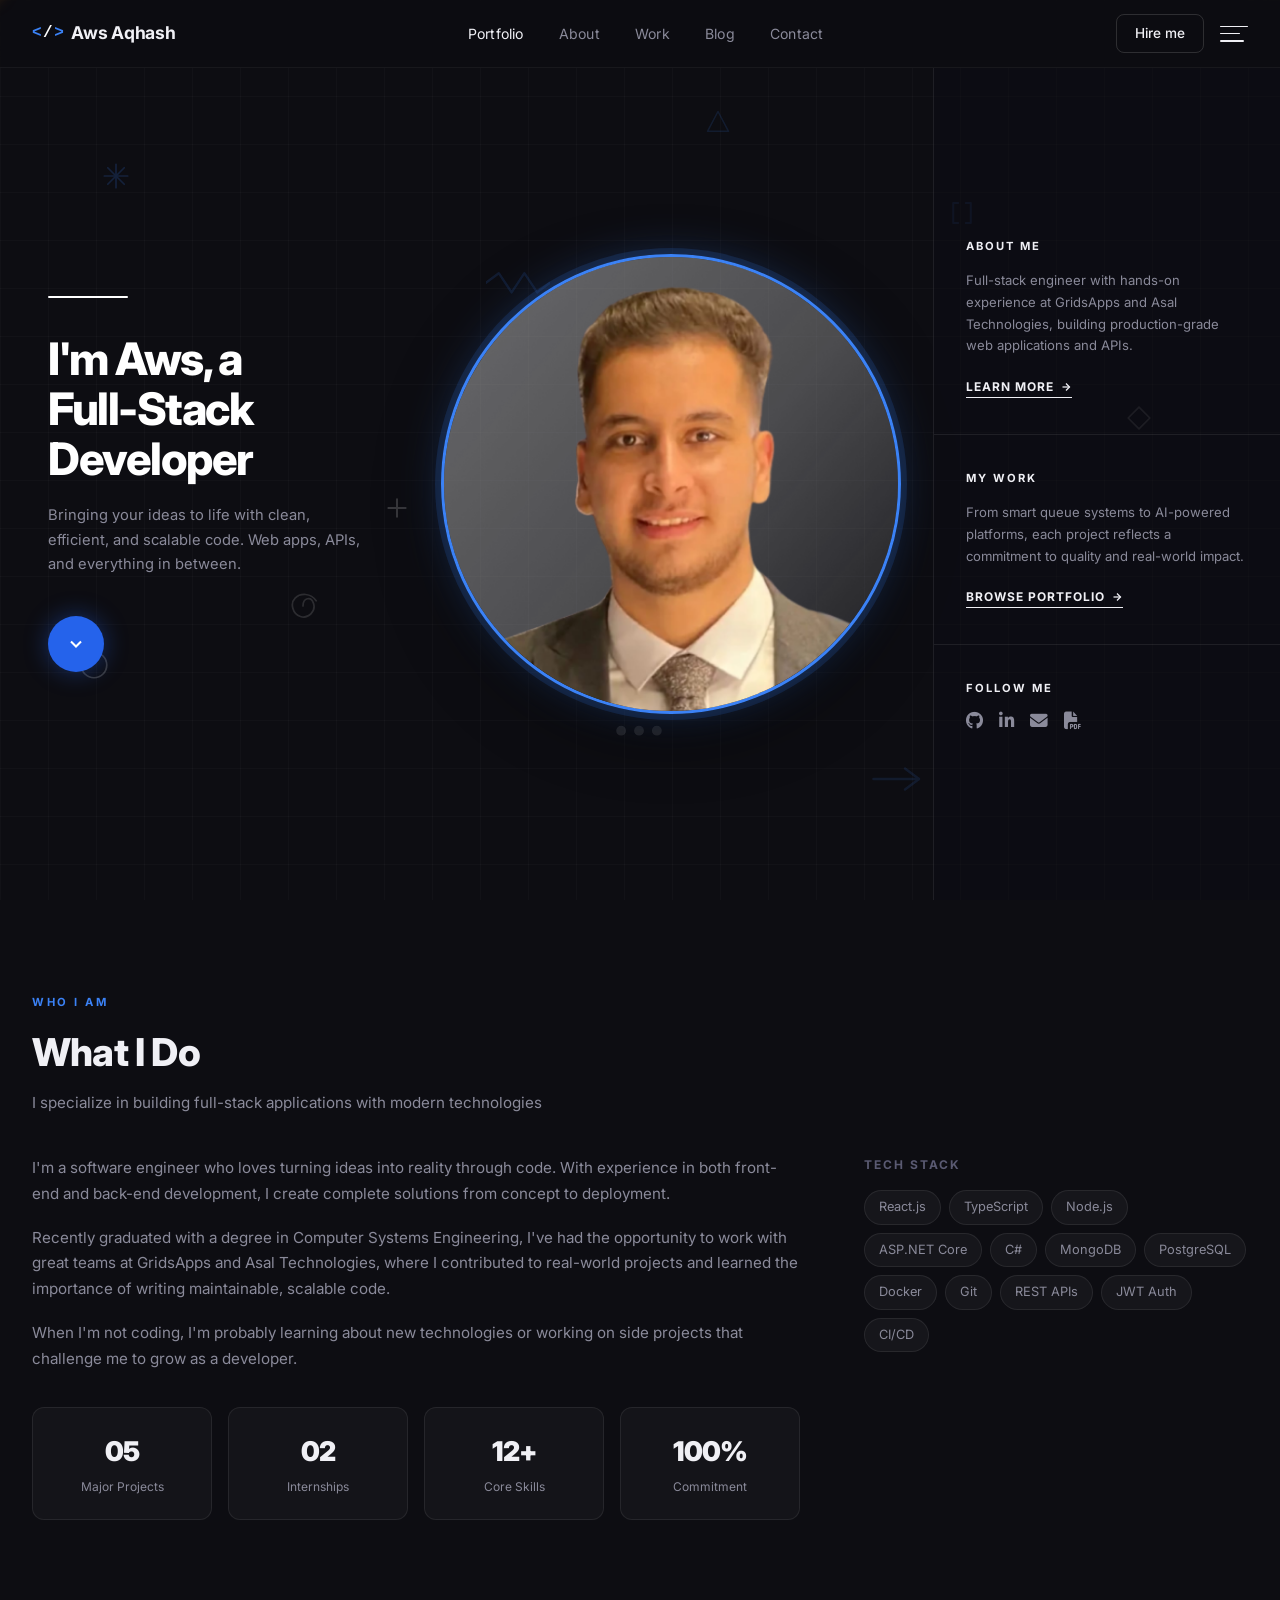
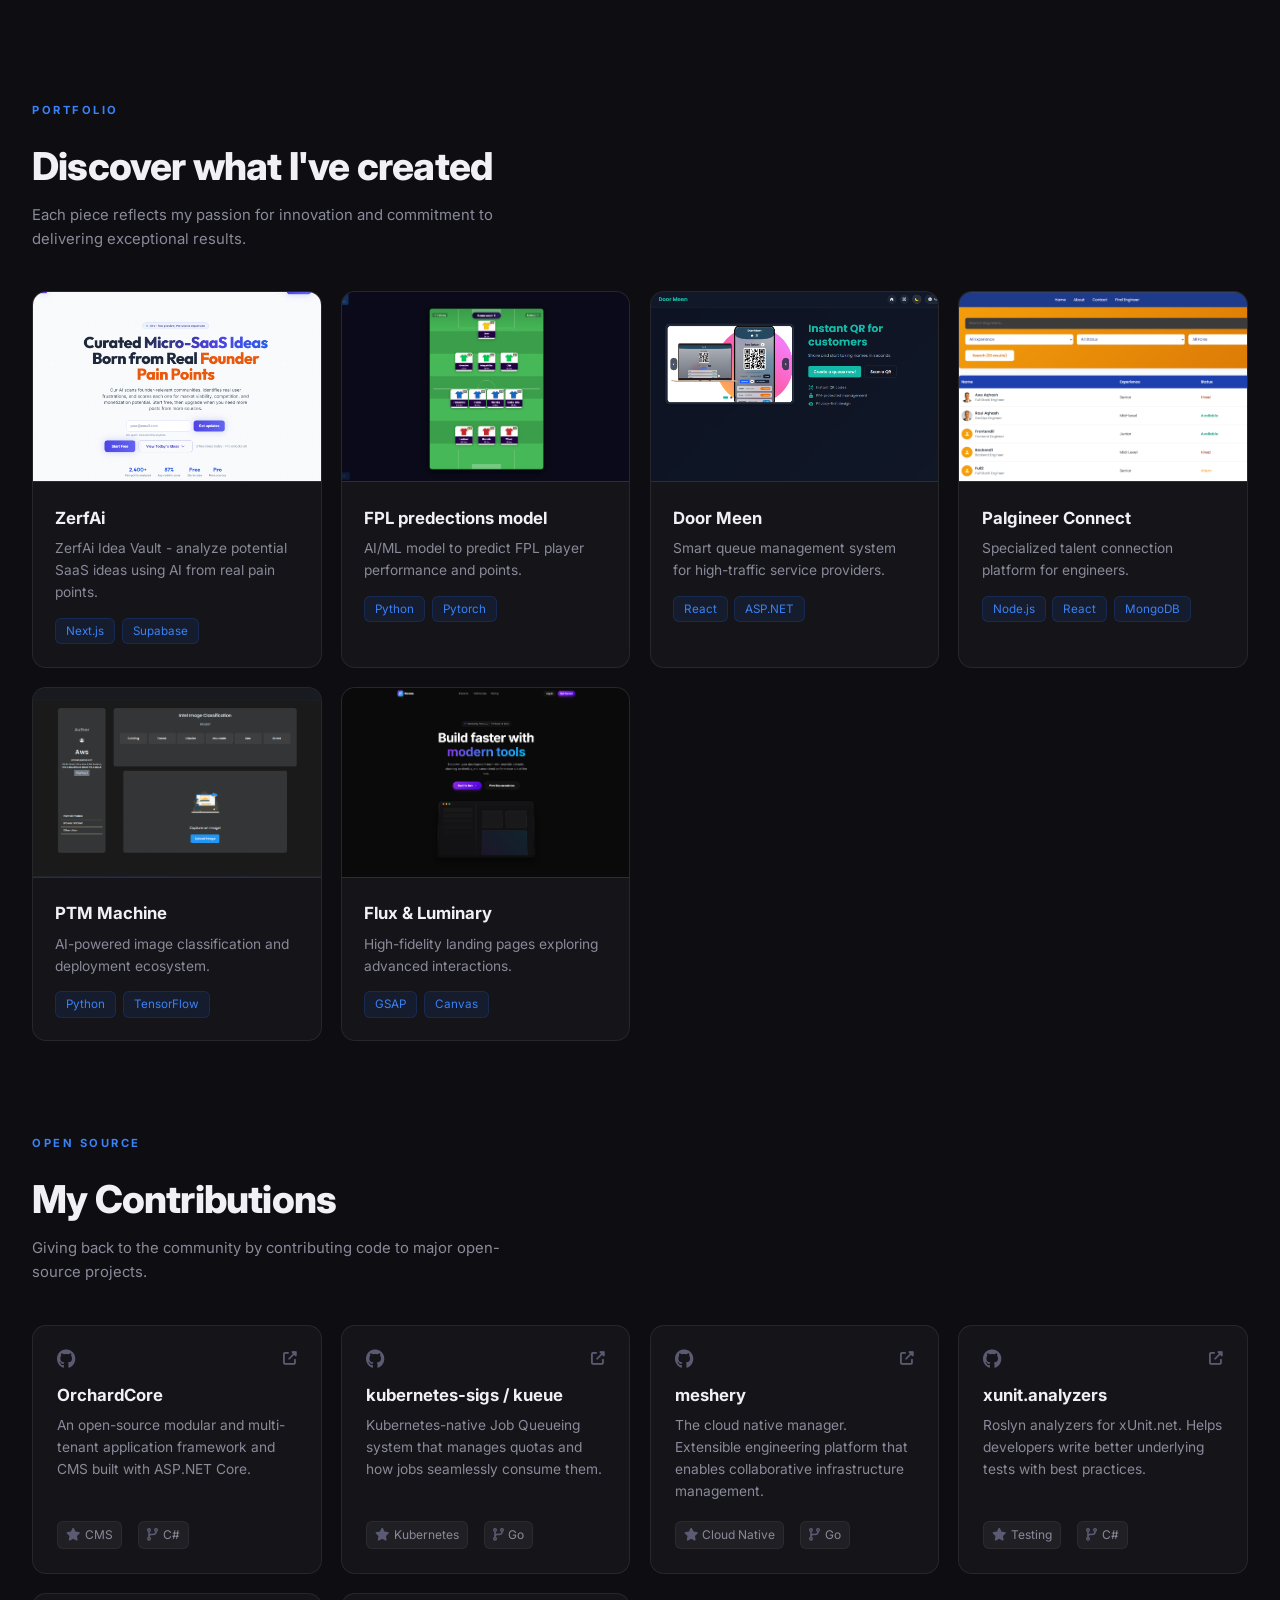
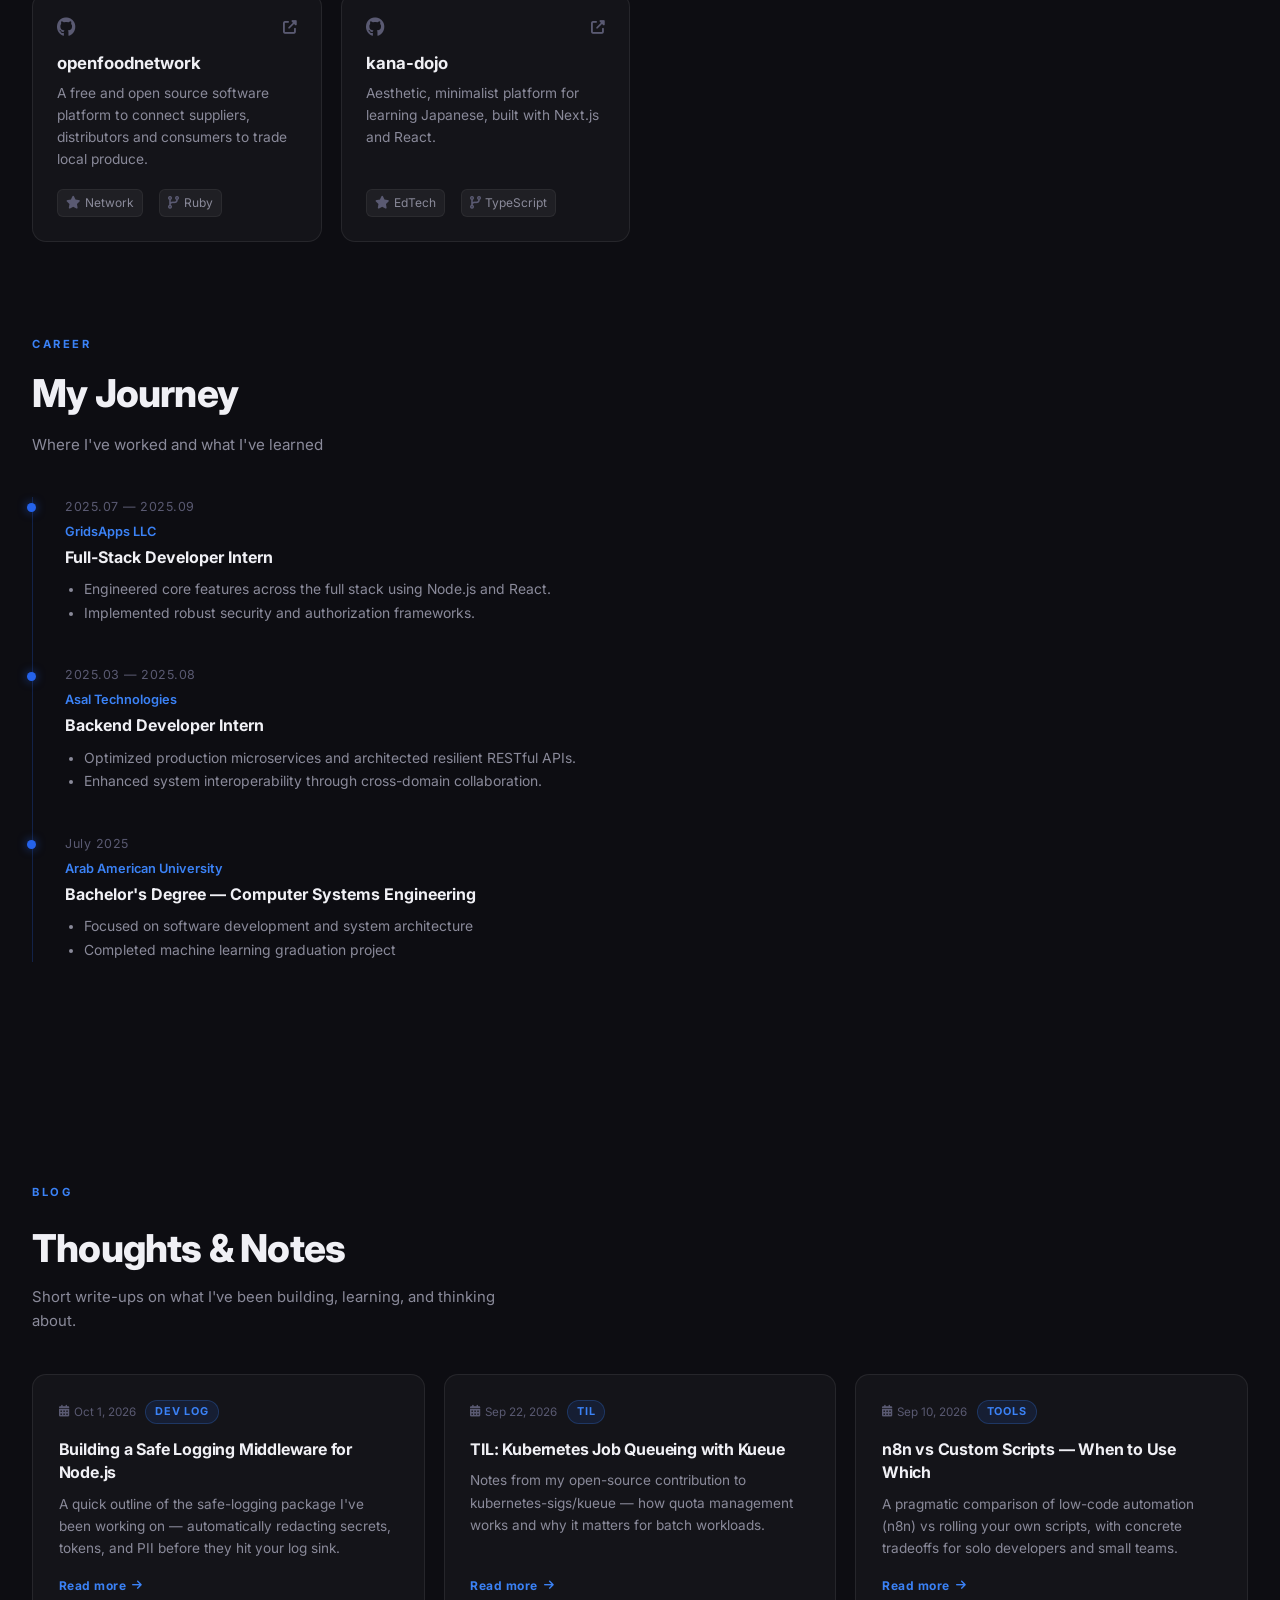
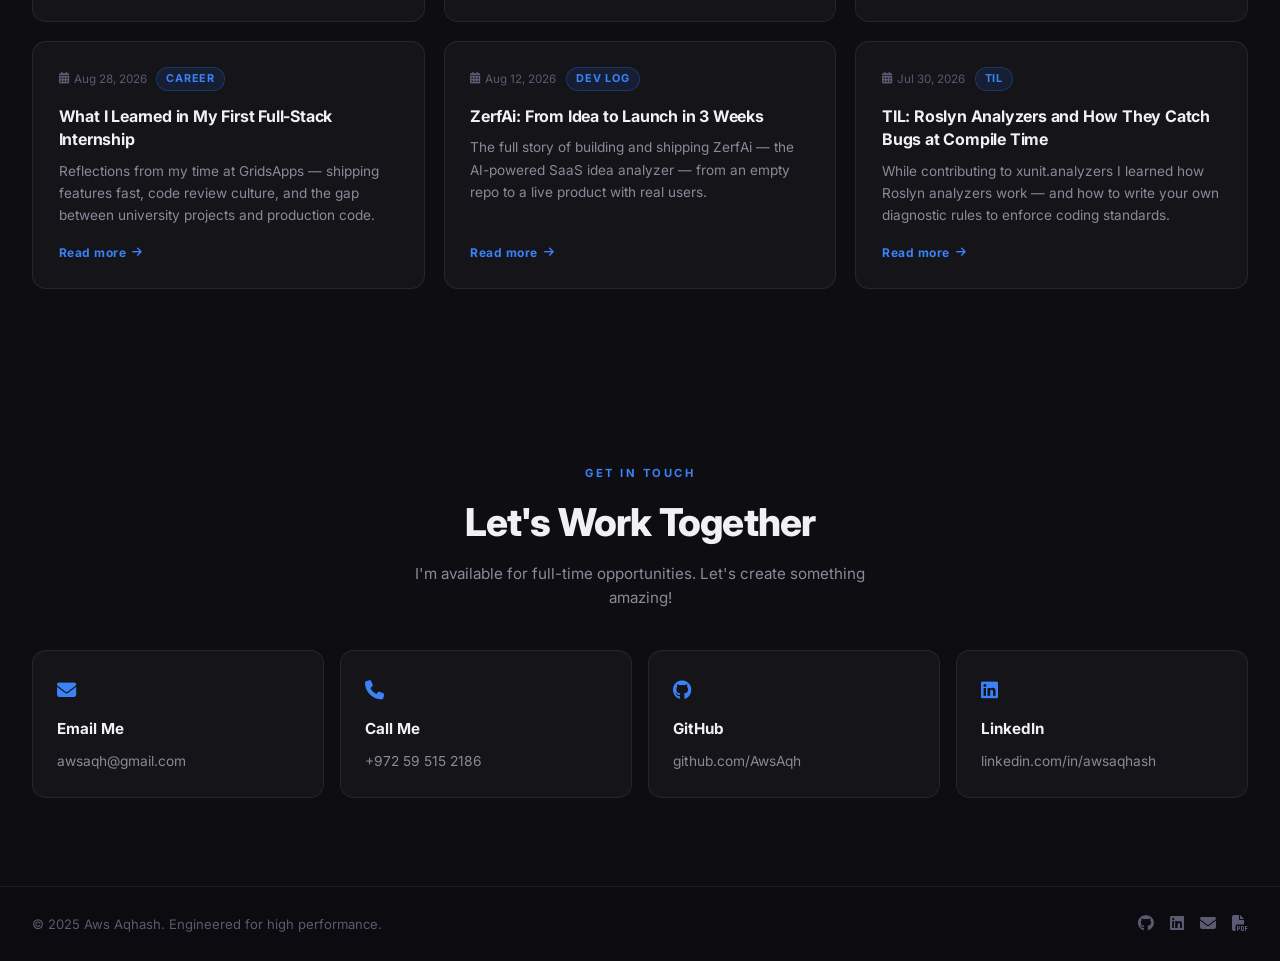
<file: index.html>
<!DOCTYPE html>
<html lang="en">
<head>
    <meta charset="UTF-8">
    <meta name="viewport" content="width=device-width, initial-scale=1.0">
    <title>Aws Aqhash — Full-Stack Developer</title>
    <meta name="description" content="Portfolio of Aws Aqhash, a full-stack developer specializing in React, Node.js, and .NET.">
    <link rel="preconnect" href="https://fonts.googleapis.com">
    <link rel="preconnect" href="https://fonts.gstatic.com" crossorigin>
    <link href="https://fonts.googleapis.com/css2?family=Inter:wght@300;400;500;600;700;800;900&display=swap" rel="stylesheet">
    <link href="https://cdnjs.cloudflare.com/ajax/libs/font-awesome/6.4.0/css/all.min.css" rel="stylesheet">
    <link href="./styles.css" rel="stylesheet">
    <!-- Google tag -->
    <script async src="https://www.googletagmanager.com/gtag/js?id=G-F1K0GHL5RW"></script>
    <script>
      window.dataLayer = window.dataLayer || [];
      function gtag(){dataLayer.push(arguments);}
      gtag('js', new Date());
      gtag('config', 'G-F1K0GHL5RW');
    </script>
</head>
<body>

    <!-- ===== BOT COMPANION ===== -->
    <div class="bot-companion" id="bot">
        <div class="bot-message" id="botMessage">Nice to meet you! 👋</div>
        <div class="bot-body" id="botBody" title="Hey there!">
            <!-- Claude-code-style abstract SVG face -->
            <svg class="bot-icon-svg" viewBox="0 0 32 32" fill="none" xmlns="http://www.w3.org/2000/svg">
                <!-- Abstract flowing lines (Claude icon-inspired) -->
                <path d="M16 6 C10 6, 6 10, 6 16 C6 20, 8.5 23.5, 12 25.5" stroke="rgba(255,255,255,0.9)" stroke-width="1.8" stroke-linecap="round"/>
                <path d="M16 6 C22 6, 26 10, 26 16 C26 20, 23.5 23.5, 20 25.5" stroke="rgba(255,255,255,0.7)" stroke-width="1.8" stroke-linecap="round"/>
                <path d="M11 13 C11 13, 13.5 11.5, 16 13 C18.5 14.5, 20 13, 21 13" stroke="rgba(255,255,255,0.95)" stroke-width="1.6" stroke-linecap="round"/>
                <path d="M11 19 C12 19, 14 20.5, 16 19 C18 17.5, 20 19, 21 19" stroke="rgba(255,255,255,0.95)" stroke-width="1.6" stroke-linecap="round"/>
                <circle cx="16" cy="16" r="2.2" fill="rgba(255,255,255,0.9)"/>
                <circle cx="16" cy="16" r="1" fill="rgba(217,119,6,0.8)"/>
            </svg>
        </div>
    </div>

    <!-- ===== NAVBAR ===== -->
    <nav id="navbar">
        <div class="container nav-container">
            <!-- Logo -->
            <a href="#home" class="logo">
                <span class="logo-icon">&lt;<span class="slash">/</span>&gt;</span>
                <span class="logo-name">Aws Aqhash</span>
            </a>

            <!-- Center links -->
            <ul class="nav-links" id="navLinks">
                <li><a href="#home" class="nav-link active">Portfolio</a></li>
                <li><a href="#about" class="nav-link">About</a></li>
                <li><a href="#projects" class="nav-link">Work</a></li>
                <li><a href="#blog" class="nav-link">Blog</a></li>
                <li><a href="#contact" class="nav-link">Contact</a></li>
            </ul>

            <!-- Right side -->
            <div class="nav-right">
                <a href="#contact" class="btn-nav">Hire me</a>
                <div class="hamburger" id="hamburgerBtn" onclick="toggleMobileMenu()" aria-label="Menu">
                    <span></span>
                    <span></span>
                    <span></span>
                </div>
            </div>
        </div>
    </nav>

    <!-- Mobile drawer -->
    <div class="mobile-menu" id="mobileMenu">
        <a href="#home" onclick="closeMobileMenu()">Portfolio</a>
        <a href="#about" onclick="closeMobileMenu()">About</a>
        <a href="#projects" onclick="closeMobileMenu()">Work</a>
        <a href="#experience" onclick="closeMobileMenu()">Experience</a>
        <a href="#blog" onclick="closeMobileMenu()">Blog</a>
        <a href="#contact" onclick="closeMobileMenu()">Contact</a>
    </div>

    <!-- ===== HERO — 3 Columns ===== -->
    <section class="hero" id="home">

        <!-- Decorative sketches -->
        <div class="hero-sketches" aria-hidden="true">
            <!-- Star / asterisk -->
            <svg class="sk sk-1" viewBox="0 0 24 24"><line x1="12" y1="2" x2="12" y2="22"/><line x1="2" y1="12" x2="22" y2="12"/><line x1="4.93" y1="4.93" x2="19.07" y2="19.07"/><line x1="19.07" y1="4.93" x2="4.93" y2="19.07"/></svg>
            <!-- Circle -->
            <svg class="sk sk-2" viewBox="0 0 24 24"><circle cx="12" cy="12" r="9"/></svg>
            <!-- Zigzag / wave -->
            <svg class="sk sk-3" viewBox="0 0 40 16"><polyline points="0,8 8,2 16,14 24,2 32,14 40,8"/></svg>
            <!-- Plus -->
            <svg class="sk sk-4" viewBox="0 0 24 24"><line x1="12" y1="4" x2="12" y2="20"/><line x1="4" y1="12" x2="20" y2="12"/></svg>
            <!-- Triangle -->
            <svg class="sk sk-5" viewBox="0 0 24 24"><polygon points="12,3 21,20 3,20"/></svg>
            <!-- Small dots cluster -->
            <svg class="sk sk-6" viewBox="0 0 28 12"><circle cx="4" cy="6" r="2"/><circle cx="14" cy="6" r="2"/><circle cx="24" cy="6" r="2"/></svg>
            <!-- Brackets -->
            <svg class="sk sk-7" viewBox="0 0 24 24"><path d="M9 4 L5 4 L5 20 L9 20"/><path d="M15 4 L19 4 L19 20 L15 20"/></svg>
            <!-- Spiral-ish scribble -->
            <svg class="sk sk-8" viewBox="0 0 32 32"><path d="M16 16 C16 10, 22 8, 24 14 C26 20, 20 26, 14 24 C8 22, 6 14, 10 10 C14 6, 22 6, 26 12"/></svg>
            <!-- Arrow -->
            <svg class="sk sk-9" viewBox="0 0 32 16"><line x1="2" y1="8" x2="28" y2="8"/><polyline points="20,2 28,8 20,14"/></svg>
            <!-- Diamond -->
            <svg class="sk sk-10" viewBox="0 0 24 24"><polygon points="12,2 22,12 12,22 2,12"/></svg>
        </div>


        <!-- Left: intro text -->
        <div class="hero-left">
            <div class="hero-line"></div>
            <h1>I'm Aws, a<br>Full-Stack<br>Developer</h1>
            <p>Bringing your ideas to life with clean, efficient, and scalable code. Web apps, APIs, and everything in between.</p>
            <a href="#about" class="scroll-btn" aria-label="Scroll down">
                <svg viewBox="0 0 24 24"><polyline points="6 9 12 15 18 9"/></svg>
            </a>
        </div>

        <!-- Center: photo -->
        <div class="hero-image">
            <img src="./images/me.png" alt="Aws Aqhash" onerror="this.style.display='none'">
        </div>

        <!-- Right: info panel -->
        <div class="hero-right">
            <!-- About Me card -->
            <div class="info-card">
                <div class="info-card-title">About Me</div>
                <p>Full-stack engineer with hands-on experience at GridsApps and Asal Technologies, building production-grade web applications and APIs.</p>
                <a href="#about" class="info-link">
                    Learn More
                    <svg viewBox="0 0 24 24"><line x1="5" y1="12" x2="19" y2="12"/><polyline points="12 5 19 12 12 19"/></svg>
                </a>
            </div>

            <!-- My Work card -->
            <div class="info-card">
                <div class="info-card-title">My Work</div>
                <p>From smart queue systems to AI-powered platforms, each project reflects a commitment to quality and real-world impact.</p>
                <a href="#projects" class="info-link">
                    Browse Portfolio
                    <svg viewBox="0 0 24 24"><line x1="5" y1="12" x2="19" y2="12"/><polyline points="12 5 19 12 12 19"/></svg>
                </a>
            </div>

            <!-- Follow Me card -->
            <div class="info-card">
                <div class="info-card-title">Follow Me</div>
                <div class="social-icons">
                    <a href="https://github.com/AwsAqh" target="_blank" title="GitHub"><i class="fab fa-github"></i></a>
                    <a href="https://www.linkedin.com/in/awsaqhash" target="_blank" title="LinkedIn"><i class="fab fa-linkedin-in"></i></a>
                    <a href="mailto:awsaqh@gmail.com" title="Email"><i class="fas fa-envelope"></i></a>
                    <a href="./resume/Aws-Aqhash-CV.pdf" download title="Download CV"><i class="fas fa-file-pdf"></i></a>
                </div>
            </div>
        </div>
    </section>

    <!-- ===== ABOUT ===== -->
    <section id="about">
        <div class="container">
            <span class="section-tag reveal">WHO I AM</span>
            <h2 class="reveal">What I Do</h2>
            <p class="section-subtitle reveal">I specialize in building full-stack applications with modern technologies</p>
            <div class="about-grid">
                <div class="reveal">
                    <p>I'm a software engineer who loves turning ideas into reality through code. With experience in both front-end and back-end development, I create complete solutions from concept to deployment.</p>
                    <p>Recently graduated with a degree in Computer Systems Engineering, I've had the opportunity to work with great teams at GridsApps and Asal Technologies, where I contributed to real-world projects and learned the importance of writing maintainable, scalable code.</p>
                    <p>When I'm not coding, I'm probably learning about new technologies or working on side projects that challenge me to grow as a developer.</p>
                    <div class="about-stats">
                        <div class="stat-card">
                            <div class="stat-number">05</div>
                            <div class="stat-label">Major Projects</div>
                        </div>
                        <div class="stat-card">
                            <div class="stat-number">02</div>
                            <div class="stat-label">Internships</div>
                        </div>
                        <div class="stat-card">
                            <div class="stat-number">12+</div>
                            <div class="stat-label">Core Skills</div>
                        </div>
                        <div class="stat-card">
                            <div class="stat-number">100%</div>
                            <div class="stat-label">Commitment</div>
                        </div>
                    </div>
                </div>
                <div class="reveal">
                    <div class="tech-stack-title">Tech Stack</div>
                    <div class="tech-stack">
                        <span class="tech-item">React.js</span>
                        <span class="tech-item">TypeScript</span>
                        <span class="tech-item">Node.js</span>
                        <span class="tech-item">ASP.NET Core</span>
                        <span class="tech-item">C#</span>
                        <span class="tech-item">MongoDB</span>
                        <span class="tech-item">PostgreSQL</span>
                        <span class="tech-item">Docker</span>
                        <span class="tech-item">Git</span>
                        <span class="tech-item">REST APIs</span>
                        <span class="tech-item">JWT Auth</span>
                        <span class="tech-item">CI/CD</span>
                    </div>
                </div>
            </div>
        </div>
    </section>

    <!-- ===== PROJECTS ===== -->
    <section id="projects">
        <div class="container">
            <div class="section-header">
                <span class="section-tag reveal">PORTFOLIO</span>
                <h2 class="reveal">Discover what I've created</h2>
                <p class="reveal">Each piece reflects my passion for innovation and commitment to delivering exceptional results.</p>
            </div>
            <div class="projects-grid">
                
                <a href="https://zerfai.com" class="project-card reveal" target="_blank" rel="noopener">
                    <div class="project-img-container">
                        <img src="./images/ZerfAi.png" alt="ZerfAi" onerror="this.style.display='none'">
                    </div>
                    <div class="project-info">
                        <h3>ZerfAi</h3>
                        <p>ZerfAi Idea Vault - analyze potential SaaS ideas using AI from real pain points.</p>
                        <div class="project-tags">
                            <span>Next.js</span>
                            <span>Supabase</span>
                        </div>
                    </div>
                </a>

                
                
                <a href="https://github.com/awsaqh/fpl-expectation" class="project-card reveal" target="_blank" rel="noopener">
                    <div class="project-img-container">
                        <img src="./images/fpl.png" alt="FPL" onerror="this.style.display='none'">
                    </div>
                    <div class="project-info">
                        <h3>FPL predections model</h3>
                        <p>AI/ML model to predict FPL player performance and points.</p>
                        <div class="project-tags">
                            <span>Python</span>
                            <span>Pytorch</span>
                        </div>
                    </div>
                </a>

                

                <a href="https://door-meen.vercel.app/" class="project-card reveal" target="_blank" rel="noopener">
                    <div class="project-img-container">
                        <img src="./images/doormeenhome.png" alt="Door Meen" onerror="this.style.display='none'">
                    </div>
                    <div class="project-info">
                        <h3>Door Meen</h3>
                        <p>Smart queue management system for high-traffic service providers.</p>
                        <div class="project-tags">
                            <span>React</span>
                            <span>ASP.NET</span>
                        </div>
                    </div>
                </a>
                <a href="https://palgineer.vercel.app/" class="project-card reveal" target="_blank" rel="noopener">
                    <div class="project-img-container">
                        <img src="./images/palgineer.png" alt="Palgineer Connect" onerror="this.style.display='none'">
                    </div>
                    <div class="project-info">
                        <h3>Palgineer Connect</h3>
                        <p>Specialized talent connection platform for engineers.</p>
                        <div class="project-tags">
                            <span>Node.js</span>
                            <span>React</span>
                            <span>MongoDB</span>
                        </div>
                    </div>
                </a>
                <a href="#" class="project-card reveal" target="_blank" rel="noopener">
                    <div class="project-img-container">
                        <img src="./images/ptm.png" alt="PTM Machine" onerror="this.style.display='none'">
                    </div>
                    <div class="project-info">
                        <h3>PTM Machine</h3>
                        <p>AI-powered image classification and deployment ecosystem.</p>
                        <div class="project-tags">
                            <span>Python</span>
                            <span>TensorFlow</span>
                        </div>
                    </div>
                </a>
                <a href="https://awsaqh.github.io/Flux/" class="project-card reveal" target="_blank" rel="noopener">
                    <div class="project-img-container">
                        <img src="./images/Flux.png" alt="Flux &amp; Luminary" onerror="this.style.display='none'">
                    </div>
                    <div class="project-info">
                        <h3>Flux &amp; Luminary</h3>
                        <p>High-fidelity landing pages exploring advanced interactions.</p>
                        <div class="project-tags">
                            <span>GSAP</span>
                            <span>Canvas</span>
                        </div>
                    </div>
                </a>
            </div>
        </div>
    </section>

    <!-- ===== OPEN SOURCE ===== -->
    <section id="oss">
        <div class="container">
            <div class="section-header">
                <span class="section-tag reveal">OPEN SOURCE</span>
                <h2 class="reveal">My Contributions</h2>
                <p class="reveal">Giving back to the community by contributing code to major open-source projects.</p>
            </div>
            <div class="projects-grid">
                
                <a href="https://github.com/OrchardCMS/OrchardCore" class="oss-card reveal" target="_blank" rel="noopener">
                    <div class="oss-header">
                        <i class="fab fa-github"></i>
                        <i class="fas fa-external-link-alt" style="font-size: 0.85rem;"></i>
                    </div>
                    <div class="oss-info">
                        <h3>OrchardCore</h3>
                        <p>An open-source modular and multi-tenant application framework and CMS built with ASP.NET Core.</p>
                        <div class="oss-meta">
                            <span><i class="fas fa-star"></i> CMS</span>
                            <span><i class="fas fa-code-branch"></i> C#</span>
                        </div>
                    </div>
                </a>

                <a href="https://github.com/kubernetes-sigs/kueue" class="oss-card reveal" target="_blank" rel="noopener">
                    <div class="oss-header">
                        <i class="fab fa-github"></i>
                        <i class="fas fa-external-link-alt" style="font-size: 0.85rem;"></i>
                    </div>
                    <div class="oss-info">
                        <h3>kubernetes-sigs / kueue</h3>
                        <p>Kubernetes-native Job Queueing system that manages quotas and how jobs seamlessly consume them.</p>
                        <div class="oss-meta">
                            <span><i class="fas fa-star"></i> Kubernetes</span>
                            <span><i class="fas fa-code-branch"></i> Go</span>
                        </div>
                    </div>
                </a>

                <a href="https://github.com/meshery/meshery" class="oss-card reveal" target="_blank" rel="noopener">
                    <div class="oss-header">
                        <i class="fab fa-github"></i>
                        <i class="fas fa-external-link-alt" style="font-size: 0.85rem;"></i>
                    </div>
                    <div class="oss-info">
                        <h3>meshery</h3>
                        <p>The cloud native manager. Extensible engineering platform that enables collaborative infrastructure management.</p>
                        <div class="oss-meta">
                            <span><i class="fas fa-star"></i> Cloud Native</span>
                            <span><i class="fas fa-code-branch"></i> Go</span>
                        </div>
                    </div>
                </a>

                <a href="https://github.com/xunit/xunit.analyzers" class="oss-card reveal" target="_blank" rel="noopener">
                    <div class="oss-header">
                        <i class="fab fa-github"></i>
                        <i class="fas fa-external-link-alt" style="font-size: 0.85rem;"></i>
                    </div>
                    <div class="oss-info">
                        <h3>xunit.analyzers</h3>
                        <p>Roslyn analyzers for xUnit.net. Helps developers write better underlying tests with best practices.</p>
                        <div class="oss-meta">
                            <span><i class="fas fa-star"></i> Testing</span>
                            <span><i class="fas fa-code-branch"></i> C#</span>
                        </div>
                    </div>
                </a>
                
                <a href="https://github.com/openfoodfoundation/openfoodnetwork" class="oss-card reveal" target="_blank" rel="noopener">
                    <div class="oss-header">
                        <i class="fab fa-github"></i>
                        <i class="fas fa-external-link-alt" style="font-size: 0.85rem;"></i>
                    </div>
                    <div class="oss-info">
                        <h3>openfoodnetwork</h3>
                        <p>A free and open source software platform to connect suppliers, distributors and consumers to trade local produce.</p>
                        <div class="oss-meta">
                            <span><i class="fas fa-star"></i> Network</span>
                            <span><i class="fas fa-code-branch"></i> Ruby</span>
                        </div>
                    </div>
                </a>

                <a href="https://github.com/lingdojo/kana-dojo" class="oss-card reveal" target="_blank" rel="noopener">
                    <div class="oss-header">
                        <i class="fab fa-github"></i>
                        <i class="fas fa-external-link-alt" style="font-size: 0.85rem;"></i>
                    </div>
                    <div class="oss-info">
                        <h3>kana-dojo</h3>
                        <p>Aesthetic, minimalist platform for learning Japanese, built with Next.js and React.</p>
                        <div class="oss-meta">
                            <span><i class="fas fa-star"></i> EdTech</span>
                            <span><i class="fas fa-code-branch"></i> TypeScript</span>
                        </div>
                    </div>
                </a>

            </div>
        </div>
    </section>

    <!-- ===== EXPERIENCE ===== -->
    <section id="experience">
        <div class="container">
            <span class="section-tag reveal">CAREER</span>
            <h2 class="reveal">My Journey</h2>
            <p class="section-subtitle reveal">Where I've worked and what I've learned</p>
            <div class="timeline">
                <div class="timeline-item reveal">
                    <div class="date">2025.07 — 2025.09</div>
                    <div class="company">GridsApps LLC</div>
                    <div class="timeline-content">
                        <h3>Full-Stack Developer Intern</h3>
                        <ul>
                            <li>Engineered core features across the full stack using Node.js and React.</li>
                            <li>Implemented robust security and authorization frameworks.</li>
                        </ul>
                    </div>
                </div>
                <div class="timeline-item reveal">
                    <div class="date">2025.03 — 2025.08</div>
                    <div class="company">Asal Technologies</div>
                    <div class="timeline-content">
                        <h3>Backend Developer Intern</h3>
                        <ul>
                            <li>Optimized production microservices and architected resilient RESTful APIs.</li>
                            <li>Enhanced system interoperability through cross-domain collaboration.</li>
                        </ul>
                    </div>
                </div>
                <div class="timeline-item reveal">
                    <div class="date">July 2025</div>
                    <div class="company">Arab American University</div>
                    <div class="timeline-content">
                        <h3>Bachelor's Degree — Computer Systems Engineering</h3>
                        <ul>
                            <li>Focused on software development and system architecture</li>
                            <li>Completed machine learning graduation project</li>
                        </ul>
                    </div>
                </div>
            </div>
        </div>
    </section>

    <!-- ===== BLOG ===== -->
    <section id="blog">
        <div class="container">
            <div class="section-header">
                <span class="section-tag reveal">BLOG</span>
                <h2 class="reveal">Thoughts &amp; Notes</h2>
                <p class="reveal">Short write-ups on what I've been building, learning, and thinking about.</p>
            </div>

            <!-- Latest posts are rendered here by blog.js, capped at HOME_POST_LIMIT -->
            <div class="blog-grid" id="blogGrid"></div><!-- /blog-grid -->

            <!-- View all CTA -->
            <div class="blog-view-all reveal" id="viewAllCta" style="display:none;">
                <a href="./blog.html" class="blog-view-all-btn">
                    View all posts
                    <svg viewBox="0 0 24 24"><line x1="5" y1="12" x2="19" y2="12"/><polyline points="12 5 19 12 12 19"/></svg>
                </a>
            </div>

        </div>
    </section>

    <!-- Blog post modal -->
    <div class="blog-modal-overlay" id="blogOverlay" role="dialog" aria-modal="true" aria-labelledby="blogModalTitle">
        <div class="blog-modal" id="blogModal">
            <button class="blog-modal-close" id="blogModalClose" aria-label="Close">&times;</button>
            <div class="blog-modal-meta" id="blogModalMeta"></div>
            <h2 class="blog-modal-title" id="blogModalTitle"></h2>
            <div class="blog-modal-body" id="blogModalBody"></div>
        </div>
    </div>

    <!-- ===== CONTACT ===== -->
    <section id="contact">
        <div class="container">
            <span class="section-tag reveal" style="display:block;text-align:center;">GET IN TOUCH</span>
            <h2 class="reveal">Let's Work Together</h2>
            <p class="section-subtitle section-subtitle-center reveal">I'm available for full-time opportunities. Let's create something amazing!</p>
            <div class="contact-grid">
                <div class="contact-card reveal">
                    <div class="contact-icon"><i class="fas fa-envelope"></i></div>
                    <h3>Email Me</h3>
                    <a href="mailto:awsaqh@gmail.com">awsaqh@gmail.com</a>
                </div>
                <div class="contact-card reveal">
                    <div class="contact-icon"><i class="fas fa-phone"></i></div>
                    <h3>Call Me</h3>
                    <a href="tel:+972595152186">+972 59 515 2186</a>
                </div>
                <div class="contact-card reveal">
                    <div class="contact-icon"><i class="fab fa-github"></i></div>
                    <h3>GitHub</h3>
                    <a href="https://github.com/AwsAqh" target="_blank">github.com/AwsAqh</a>
                </div>
                <div class="contact-card reveal">
                    <div class="contact-icon"><i class="fab fa-linkedin"></i></div>
                    <h3>LinkedIn</h3>
                    <a href="https://www.linkedin.com/in/awsaqhash" target="_blank">linkedin.com/in/awsaqhash</a>
                </div>
            </div>
        </div>
    </section>

    <!-- ===== FOOTER ===== -->
    <footer>
        <div class="container">
            <p>&copy; 2025 Aws Aqhash. Engineered for high performance.</p>
            <div class="footer-social">
                <a href="https://github.com/AwsAqh" target="_blank" title="GitHub"><i class="fab fa-github"></i></a>
                <a href="https://www.linkedin.com/in/awsaqhash" target="_blank" title="LinkedIn"><i class="fab fa-linkedin"></i></a>
                <a href="mailto:awsaqh@gmail.com" title="Email"><i class="fas fa-envelope"></i></a>
                <a href="./resume/Aws-Aqhash-CV.pdf" download title="Download CV"><i class="fas fa-file-pdf"></i></a>
            </div>
        </div>
    </footer>

    <script>
        // ===== Mobile Menu =====
        function toggleMobileMenu() {
            document.getElementById('mobileMenu').classList.toggle('open');
        }
        function closeMobileMenu() {
            document.getElementById('mobileMenu').classList.remove('open');
        }

        // ===== Smooth scroll =====
        document.querySelectorAll('a[href^="#"]').forEach(anchor => {
            anchor.addEventListener('click', function (e) {
                const href = this.getAttribute('href');
                if (href === '#') return;
                e.preventDefault();
                const target = document.querySelector(href);
                if (target) {
                    const offset = 68;
                    const top = target.getBoundingClientRect().top + window.pageYOffset - offset;
                    window.scrollTo({ top, behavior: 'smooth' });
                    closeMobileMenu();
                }
            });
        });

        // ===== Nav scroll state =====
        const navbar = document.getElementById('navbar');
        window.addEventListener('scroll', () => {
            navbar.style.borderBottomColor = window.pageYOffset > 20
                ? 'rgba(255,255,255,0.08)'
                : 'rgba(255,255,255,0.05)';
        });

        // ===== Active nav link =====
        window.addEventListener('scroll', () => {
            const sections = document.querySelectorAll('section[id]');
            const scrollY = window.pageYOffset;
            sections.forEach(section => {
                const top = section.offsetTop - 100;
                const height = section.offsetHeight;
                const id = section.getAttribute('id');
                const link = document.querySelector(`.nav-links a[href="#${id}"]`);
                if (scrollY >= top && scrollY < top + height) {
                    document.querySelectorAll('.nav-link').forEach(l => l.classList.remove('active'));
                    if (link) link.classList.add('active');
                }
            });
        });

        // ===== Reveal on scroll =====
        function reveal() {
            document.querySelectorAll('.reveal').forEach(el => {
                if (el.getBoundingClientRect().top < window.innerHeight - 90) {
                    el.classList.add('active');
                }
            });
        }
        window.addEventListener('scroll', reveal);
        reveal();

        // ===== Bot Companion =====
        const bot = document.getElementById('bot');
        let botX = window.innerWidth - 120;
        let botY = window.innerHeight - 120;
        let targetX = botX;
        let targetY = botY;
        let animating = false;

        // Set initial position
        bot.style.left = botX + 'px';
        bot.style.top  = botY + 'px';

        const messages = [
            'Nice portfolio! 🚀',
            'Built with ❤️',
            'Hello there! 👋',
            'Let\'s build something!',
            'Clean code > anything',
            'Full-stack dev here 💻',
        ];
        let msgIdx = 0;

        function pickNewTarget() {
            const margin = 80;
            targetX = margin + Math.random() * (window.innerWidth  - margin * 2);
            targetY = margin + Math.random() * (window.innerHeight - margin * 2);
        }

        function moveBot() {
            // Use CSS transition for smoothness — just update left/top
            bot.style.left = targetX + 'px';
            bot.style.top  = targetY + 'px';
            animating = false;
            // Update message
            document.getElementById('botMessage').textContent = messages[msgIdx % messages.length];
            msgIdx++;
        }

        function scheduleNextMove() {
            const delay = 2000 + Math.random() * 3000;
            setTimeout(() => {
                pickNewTarget();
                moveBot();
                scheduleNextMove();
            }, delay);
        }

        scheduleNextMove();

        // Wiggle on click
        document.getElementById('botBody').addEventListener('click', () => {
            bot.style.transform = 'rotate(15deg) scale(1.15)';
            setTimeout(() => { bot.style.transform = ''; }, 400);
            // Jump to a new spot immediately
            pickNewTarget();
            moveBot();
        });

        window.addEventListener('resize', () => {
            // Keep bot in bounds on resize
            if (botX > window.innerWidth - 80) {
                botX = window.innerWidth - 100;
                bot.style.left = botX + 'px';
            }
            if (botY > window.innerHeight - 80) {
                botY = window.innerHeight - 100;
                bot.style.top = botY + 'px';
            }
        });
    </script>

    <!-- Posts data + shared blog rendering (loads after reveal()) -->
    <script src="./posts.js"></script>
    <script src="./blog.js"></script>
</body>
</html>
</file>
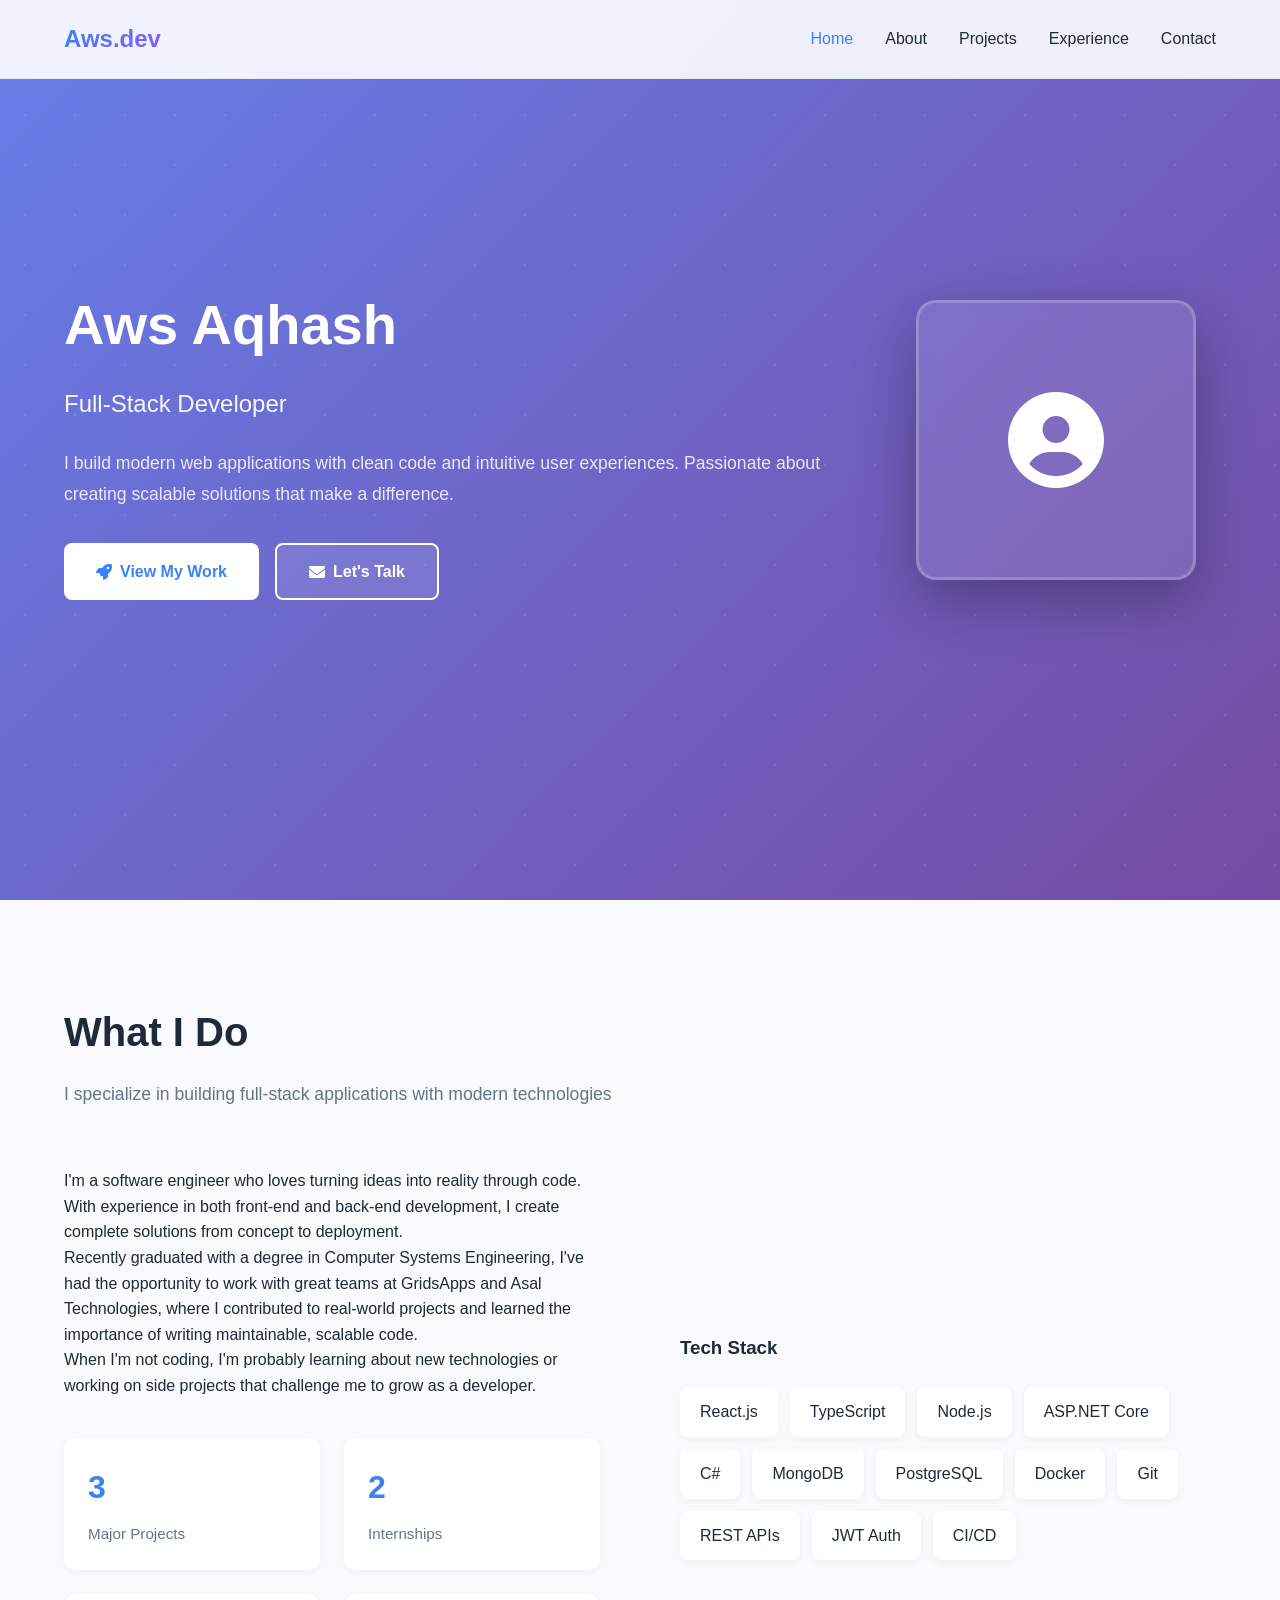
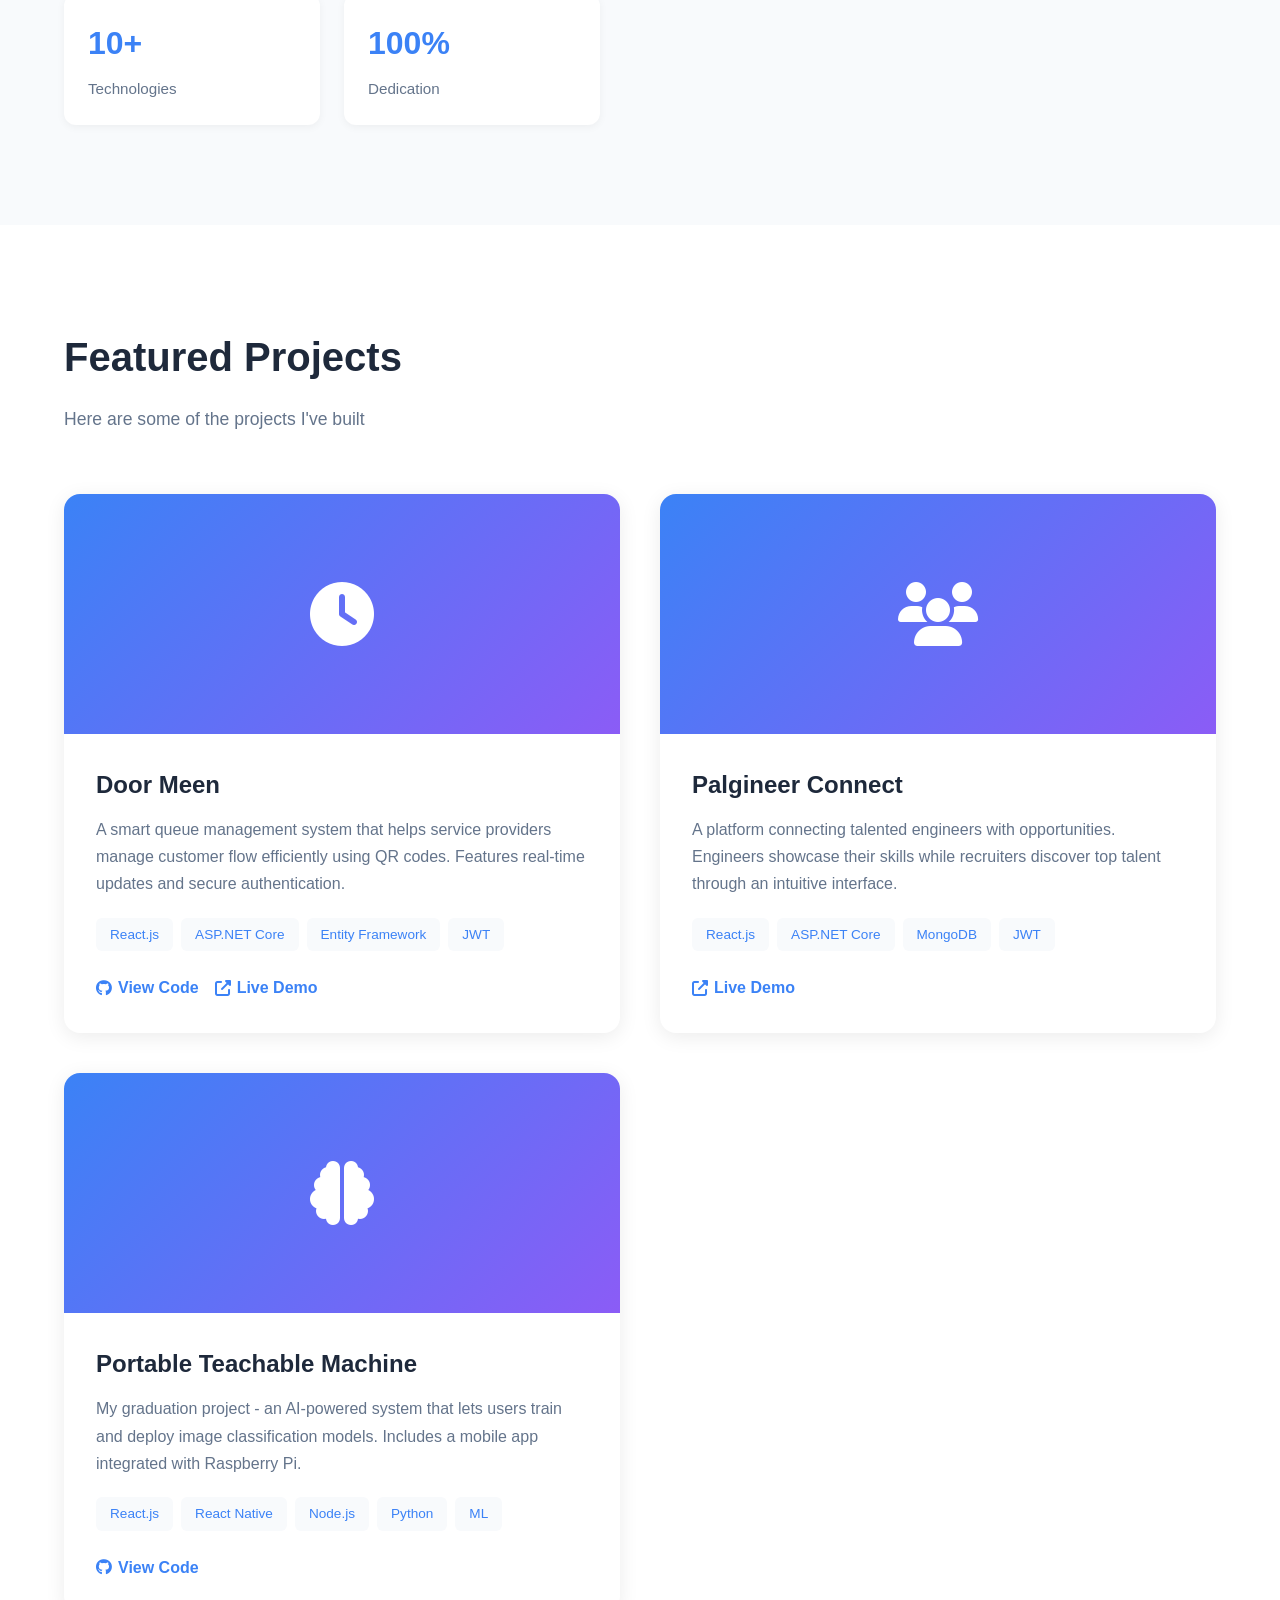
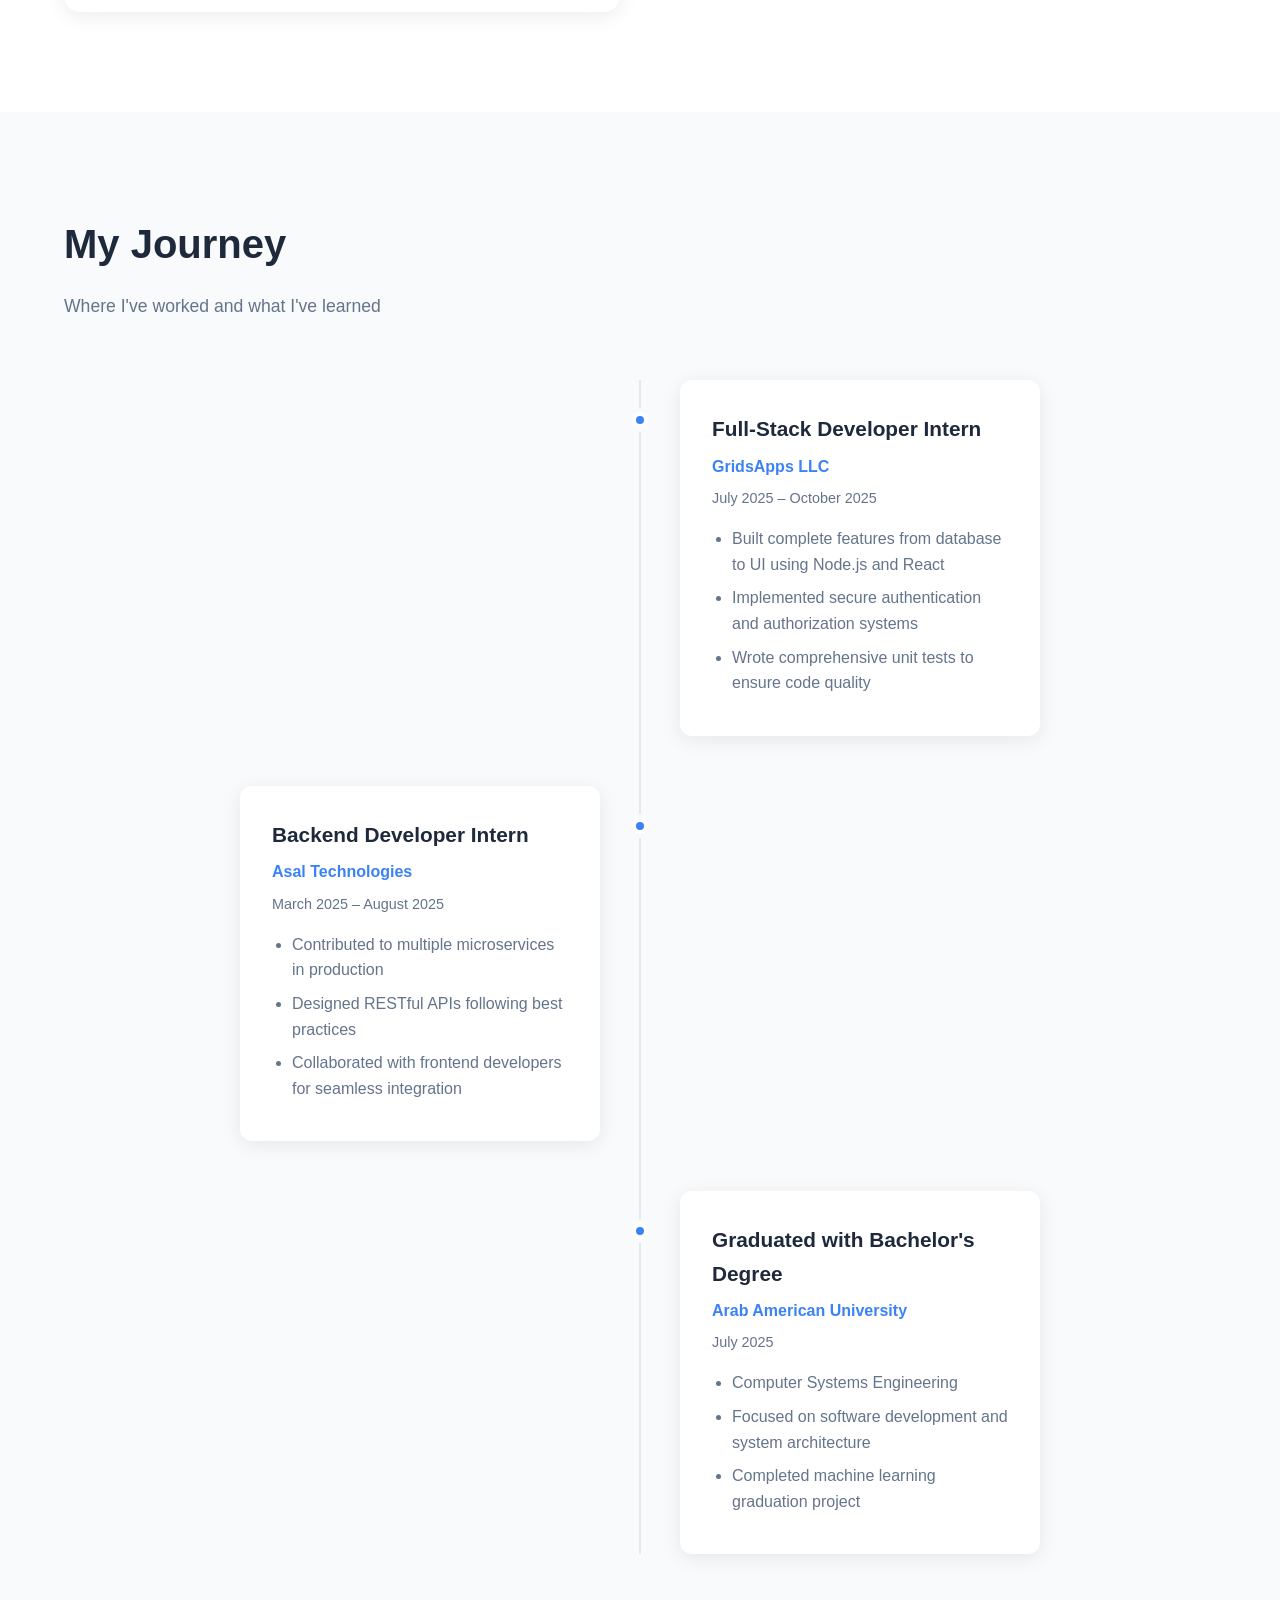
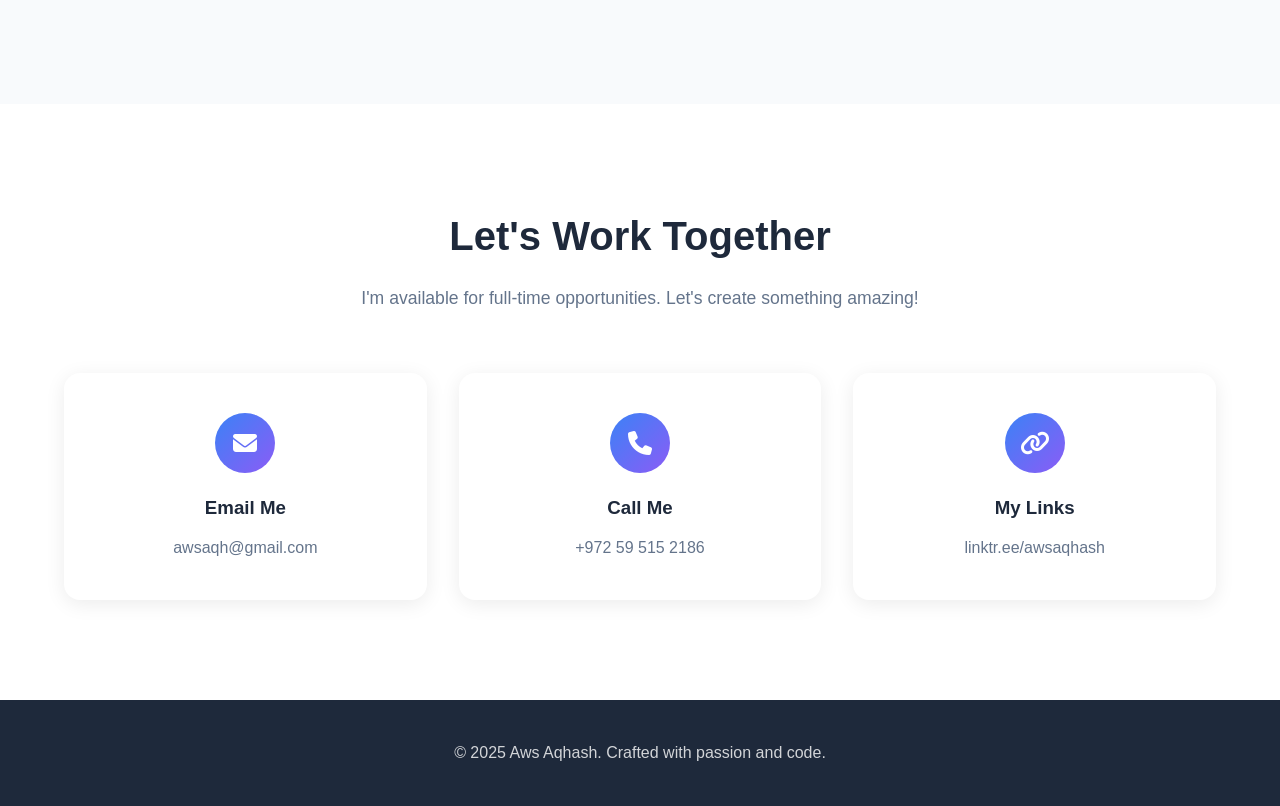
<file: aws_portfolio.html>
<!DOCTYPE html>
<html lang="en">
<head>
    <meta charset="UTF-8">
    <meta name="viewport" content="width=device-width, initial-scale=1.0">
    <title>Aws Aqhash | Full-Stack Developer</title>
    <meta name="description" content="Full-Stack Developer specializing in React.js, ASP.NET Core, and Node.js">
    <link href="https://cdnjs.cloudflare.com/ajax/libs/font-awesome/6.4.0/css/all.min.css" rel="stylesheet">
    <style>
        * {
            margin: 0;
            padding: 0;
            box-sizing: border-box;
        }

        :root {
            --primary: #3b82f6;
            --primary-dark: #2563eb;
            --accent: #8b5cf6;
            --text: #1e293b;
            --text-light: #64748b;
            --bg: #ffffff;
            --bg-light: #f8fafc;
            --border: #e2e8f0;
        }

        body {
            font-family: 'Inter', -apple-system, BlinkMacSystemFont, 'Segoe UI', sans-serif;
            line-height: 1.6;
            color: var(--text);
            overflow-x: hidden;
        }

        .container {
            max-width: 1200px;
            margin: 0 auto;
            padding: 0 24px;
        }

        /* Navigation */
        nav {
            position: fixed;
            top: 0;
            width: 100%;
            background: rgba(255, 255, 255, 0.9);
            backdrop-filter: blur(12px);
            border-bottom: 1px solid var(--border);
            z-index: 1000;
            transition: all 0.3s ease;
        }

        nav.scrolled {
            box-shadow: 0 4px 6px -1px rgba(0, 0, 0, 0.1);
        }

        nav .container {
            display: flex;
            justify-content: space-between;
            align-items: center;
            padding: 20px 24px;
        }

        .logo {
            font-size: 1.5rem;
            font-weight: 700;
            background: linear-gradient(135deg, var(--primary), var(--accent));
            -webkit-background-clip: text;
            -webkit-text-fill-color: transparent;
            background-clip: text;
        }

        .nav-links {
            display: flex;
            list-style: none;
            gap: 32px;
        }

        .nav-links a {
            color: var(--text);
            text-decoration: none;
            font-weight: 500;
            position: relative;
            transition: color 0.3s;
        }

        .nav-links a::after {
            content: '';
            position: absolute;
            bottom: -4px;
            left: 0;
            width: 0;
            height: 2px;
            background: var(--primary);
            transition: width 0.3s ease;
        }

        .nav-links a:hover {
            color: var(--primary);
        }

        .nav-links a:hover::after {
            width: 100%;
        }

        .mobile-menu {
            display: none;
            font-size: 1.5rem;
            cursor: pointer;
            color: var(--text);
        }

        /* Hero Section */
        .hero {
            min-height: 100vh;
            display: flex;
            align-items: center;
            background: linear-gradient(135deg, #667eea 0%, #764ba2 100%);
            position: relative;
            overflow: hidden;
            padding-top: 80px;
        }

        .hero::before {
            content: '';
            position: absolute;
            width: 200%;
            height: 200%;
            background: radial-gradient(circle, rgba(255,255,255,0.1) 1px, transparent 1px);
            background-size: 50px 50px;
            animation: gridMove 20s linear infinite;
        }

        @keyframes gridMove {
            0% { transform: translate(0, 0); }
            100% { transform: translate(50px, 50px); }
        }

        .hero-content {
            position: relative;
            z-index: 1;
            display: grid;
            grid-template-columns: 1fr 300px;
            gap: 60px;
            align-items: center;
        }

        .hero-text h1 {
            font-size: 3.5rem;
            font-weight: 800;
            color: white;
            margin-bottom: 16px;
            animation: fadeInUp 0.8s ease;
        }

        .hero-text .tagline {
            font-size: 1.5rem;
            color: rgba(255,255,255,0.95);
            margin-bottom: 24px;
            animation: fadeInUp 0.8s ease 0.2s both;
        }

        .hero-text p {
            font-size: 1.1rem;
            color: rgba(255,255,255,0.85);
            margin-bottom: 32px;
            line-height: 1.8;
            animation: fadeInUp 0.8s ease 0.4s both;
        }

        .hero-buttons {
            display: flex;
            gap: 16px;
            animation: fadeInUp 0.8s ease 0.6s both;
        }

        .btn {
            padding: 14px 32px;
            border-radius: 8px;
            text-decoration: none;
            font-weight: 600;
            font-size: 1rem;
            transition: all 0.3s ease;
            display: inline-flex;
            align-items: center;
            gap: 8px;
        }

        .btn-primary {
            background: white;
            color: var(--primary);
        }

        .btn-primary:hover {
            transform: translateY(-2px);
            box-shadow: 0 12px 24px rgba(0,0,0,0.2);
        }

        .btn-secondary {
            background: rgba(255,255,255,0.1);
            color: white;
            border: 2px solid white;
            backdrop-filter: blur(10px);
        }

        .btn-secondary:hover {
            background: white;
            color: var(--primary);
        }

        .profile-image-container {
            position: relative;
            animation: fadeInUp 0.8s ease 0.4s both;
        }

        .profile-image {
            width: 280px;
            height: 280px;
            border-radius: 20px;
            overflow: hidden;
            box-shadow: 0 20px 60px rgba(0,0,0,0.3);
            position: relative;
            background: rgba(255,255,255,0.1);
            backdrop-filter: blur(10px);
            border: 3px solid rgba(255,255,255,0.2);
        }

        .profile-image img {
            width: 100%;
            height: 100%;
            object-fit: cover;
        }

        .profile-placeholder {
            width: 100%;
            height: 100%;
            display: flex;
            align-items: center;
            justify-content: center;
            color: white;
            font-size: 6rem;
        }

        /* Floating animation for profile */
        .profile-image-container {
            animation: float 6s ease-in-out infinite;
        }

        @keyframes float {
            0%, 100% { transform: translateY(0); }
            50% { transform: translateY(-20px); }
        }

        @keyframes fadeInUp {
            from {
                opacity: 0;
                transform: translateY(40px);
            }
            to {
                opacity: 1;
                transform: translateY(0);
            }
        }

        /* Section Styles */
        section {
            padding: 100px 0;
        }

        section h2 {
            font-size: 2.5rem;
            font-weight: 700;
            margin-bottom: 16px;
            color: var(--text);
        }

        .section-subtitle {
            font-size: 1.1rem;
            color: var(--text-light);
            margin-bottom: 60px;
            max-width: 600px;
        }

        /* About Section */
        #about {
            background: var(--bg-light);
        }

        .about-grid {
            display: grid;
            grid-template-columns: 1fr 1fr;
            gap: 80px;
            align-items: center;
        }

        .about-content p {
            color: var(--text-light);
            font-size: 1.05rem;
            line-height: 1.8;
            margin-bottom: 20px;
        }

        .about-stats {
            display: grid;
            grid-template-columns: repeat(2, 1fr);
            gap: 24px;
            margin-top: 40px;
        }

        .stat-card {
            background: white;
            padding: 24px;
            border-radius: 12px;
            box-shadow: 0 2px 8px rgba(0,0,0,0.05);
        }

        .stat-number {
            font-size: 2rem;
            font-weight: 700;
            color: var(--primary);
            margin-bottom: 8px;
        }

        .stat-label {
            color: var(--text-light);
            font-size: 0.95rem;
        }

        .tech-stack {
            display: flex;
            flex-wrap: wrap;
            gap: 12px;
        }

        .tech-item {
            background: white;
            padding: 12px 20px;
            border-radius: 8px;
            font-weight: 500;
            color: var(--text);
            box-shadow: 0 2px 8px rgba(0,0,0,0.05);
            transition: all 0.3s ease;
        }

        .tech-item:hover {
            transform: translateY(-4px);
            box-shadow: 0 8px 16px rgba(59, 130, 246, 0.2);
            color: var(--primary);
        }

        /* Projects Section */
        .projects-grid {
            display: grid;
            grid-template-columns: repeat(auto-fit, minmax(380px, 1fr));
            gap: 40px;
            margin-top: 60px;
        }

        .project-card {
            background: white;
            border-radius: 16px;
            overflow: hidden;
            box-shadow: 0 4px 20px rgba(0,0,0,0.08);
            transition: all 0.4s ease;
            cursor: pointer;
        }

        .project-card:hover {
            transform: translateY(-8px);
            box-shadow: 0 12px 40px rgba(0,0,0,0.15);
        }

        .project-image {
            width: 100%;
            height: 240px;
            background: linear-gradient(135deg, var(--primary), var(--accent));
            position: relative;
            overflow: hidden;
        }

        .project-image img {
            width: 100%;
            height: 100%;
            object-fit: cover;
            transition: transform 0.4s ease;
        }

        .project-card:hover .project-image img {
            transform: scale(1.1);
        }

        .project-placeholder {
            width: 100%;
            height: 100%;
            display: flex;
            align-items: center;
            justify-content: center;
            color: white;
            font-size: 4rem;
        }

        .project-content {
            padding: 32px;
        }

        .project-card h3 {
            font-size: 1.5rem;
            color: var(--text);
            margin-bottom: 12px;
        }

        .project-card p {
            color: var(--text-light);
            line-height: 1.7;
            margin-bottom: 20px;
        }

        .project-tech {
            display: flex;
            flex-wrap: wrap;
            gap: 8px;
            margin-bottom: 24px;
        }

        .tech-badge {
            background: var(--bg-light);
            color: var(--primary);
            padding: 6px 14px;
            border-radius: 6px;
            font-size: 0.85rem;
            font-weight: 500;
        }

        .project-links {
            display: flex;
            gap: 16px;
        }

        .project-link {
            color: var(--primary);
            text-decoration: none;
            font-weight: 600;
            display: flex;
            align-items: center;
            gap: 6px;
            transition: gap 0.3s ease;
        }

        .project-link:hover {
            gap: 10px;
        }

        /* Experience Section */
        #experience {
            background: var(--bg-light);
        }

        .timeline {
            position: relative;
            max-width: 800px;
            margin: 60px auto 0;
        }

        .timeline::before {
            content: '';
            position: absolute;
            left: 50%;
            transform: translateX(-50%);
            width: 2px;
            height: 100%;
            background: var(--border);
        }

        .timeline-item {
            margin-bottom: 50px;
            position: relative;
        }

        .timeline-content {
            background: white;
            padding: 32px;
            border-radius: 12px;
            box-shadow: 0 4px 20px rgba(0,0,0,0.08);
            width: calc(50% - 40px);
            position: relative;
        }

        .timeline-item:nth-child(odd) .timeline-content {
            margin-left: auto;
        }

        .timeline-dot {
            position: absolute;
            left: 50%;
            top: 32px;
            transform: translateX(-50%);
            width: 16px;
            height: 16px;
            background: var(--primary);
            border-radius: 50%;
            border: 4px solid white;
            box-shadow: 0 0 0 4px var(--bg-light);
        }

        .timeline-content h3 {
            color: var(--text);
            font-size: 1.3rem;
            margin-bottom: 8px;
        }

        .company {
            color: var(--primary);
            font-weight: 600;
            margin-bottom: 8px;
        }

        .date {
            color: var(--text-light);
            font-size: 0.9rem;
            margin-bottom: 16px;
        }

        .timeline-content ul {
            color: var(--text-light);
            margin-left: 20px;
        }

        .timeline-content li {
            margin-bottom: 8px;
            line-height: 1.6;
        }

        /* Contact Section */
        #contact {
            text-align: center;
        }

        .contact-grid {
            display: grid;
            grid-template-columns: repeat(auto-fit, minmax(280px, 1fr));
            gap: 32px;
            margin-top: 60px;
        }

        .contact-card {
            background: white;
            padding: 40px 32px;
            border-radius: 16px;
            box-shadow: 0 4px 20px rgba(0,0,0,0.08);
            transition: all 0.3s ease;
        }

        .contact-card:hover {
            transform: translateY(-8px);
            box-shadow: 0 12px 40px rgba(59, 130, 246, 0.15);
        }

        .contact-icon {
            width: 60px;
            height: 60px;
            background: linear-gradient(135deg, var(--primary), var(--accent));
            border-radius: 50%;
            display: flex;
            align-items: center;
            justify-content: center;
            margin: 0 auto 20px;
            color: white;
            font-size: 1.5rem;
        }

        .contact-card h3 {
            margin-bottom: 12px;
            color: var(--text);
        }

        .contact-card a {
            color: var(--text-light);
            text-decoration: none;
            word-break: break-all;
            transition: color 0.3s;
        }

        .contact-card a:hover {
            color: var(--primary);
        }

        /* Footer */
        footer {
            background: var(--text);
            color: white;
            text-align: center;
            padding: 40px 0;
        }

        footer p {
            opacity: 0.8;
        }

        /* Scroll reveal animation */
        .reveal {
            opacity: 0;
            transform: translateY(40px);
            transition: all 0.8s ease;
        }

        .reveal.active {
            opacity: 1;
            transform: translateY(0);
        }

        /* Responsive */
        @media (max-width: 968px) {
            .hero-content,
            .about-grid {
                grid-template-columns: 1fr;
                text-align: center;
            }

            .profile-image {
                margin: 0 auto;
            }

            .hero-buttons {
                justify-content: center;
            }

            .section-subtitle {
                margin-left: auto;
                margin-right: auto;
            }

            .timeline::before {
                left: 0;
            }

            .timeline-content {
                width: calc(100% - 60px);
                margin-left: 60px !important;
            }

            .timeline-dot {
                left: 0;
                transform: translateX(0);
            }

            .projects-grid {
                grid-template-columns: 1fr;
            }
        }

        @media (max-width: 768px) {
            .nav-links {
                position: fixed;
                top: 73px;
                right: -100%;
                width: 70%;
                height: calc(100vh - 73px);
                background: white;
                flex-direction: column;
                padding: 40px;
                box-shadow: -4px 0 20px rgba(0,0,0,0.1);
                transition: right 0.3s ease;
            }

            .nav-links.active {
                right: 0;
            }

            .mobile-menu {
                display: block;
            }

            .hero-text h1 {
                font-size: 2.5rem;
            }

            .hero-text .tagline {
                font-size: 1.2rem;
            }

            section h2 {
                font-size: 2rem;
            }
        }
    </style>
</head>
<body>
    <!-- Navigation -->
    <nav id="navbar">
        <div class="container">
            <div class="logo">Aws.dev</div>
            <ul class="nav-links" id="navLinks">
                <li><a href="#home" onclick="closeMenu()">Home</a></li>
                <li><a href="#about" onclick="closeMenu()">About</a></li>
                <li><a href="#projects" onclick="closeMenu()">Projects</a></li>
                <li><a href="#experience" onclick="closeMenu()">Experience</a></li>
                <li><a href="#contact" onclick="closeMenu()">Contact</a></li>
            </ul>
            <div class="mobile-menu" onclick="toggleMenu()">
                <i class="fas fa-bars"></i>
            </div>
        </div>
    </nav>

    <!-- Hero Section -->
    <section class="hero" id="home">
        <div class="container">
            <div class="hero-content">
                <div class="hero-text">
                    <h1>Aws Aqhash</h1>
                    <div class="tagline">Full-Stack Developer</div>
                    <p>I build modern web applications with clean code and intuitive user experiences. Passionate about creating scalable solutions that make a difference.</p>
                    <div class="hero-buttons">
                        <a href="#projects" class="btn btn-primary">
                            <i class="fas fa-rocket"></i> View My Work
                        </a>
                        <a href="#contact" class="btn btn-secondary">
                            <i class="fas fa-envelope"></i> Let's Talk
                        </a>
                    </div>
                </div>
                <div class="profile-image-container">
                    <div class="profile-image">
                        <!-- Replace with your image: <img src="your-photo.jpg" alt="Aws Aqhash"> -->
                        <div class="profile-placeholder">
                            <i class="fas fa-user-circle"></i>
                        </div>
                    </div>
                </div>
            </div>
        </div>
    </section>

    <!-- About Section -->
    <section id="about">
        <div class="container">
            <h2 class="reveal">What I Do</h2>
            <p class="section-subtitle reveal">I specialize in building full-stack applications with modern technologies</p>
            
            <div class="about-grid">
                <div class="reveal">
                    <p>I'm a software engineer who loves turning ideas into reality through code. With experience in both front-end and back-end development, I create complete solutions from concept to deployment.</p>
                    
                    <p>Recently graduated with a degree in Computer Systems Engineering, I've had the opportunity to work with great teams at GridsApps and Asal Technologies, where I contributed to real-world projects and learned the importance of writing maintainable, scalable code.</p>
                    
                    <p>When I'm not coding, I'm probably learning about new technologies or working on side projects that challenge me to grow as a developer.</p>

                    <div class="about-stats">
                        <div class="stat-card">
                            <div class="stat-number">3</div>
                            <div class="stat-label">Major Projects</div>
                        </div>
                        <div class="stat-card">
                            <div class="stat-number">2</div>
                            <div class="stat-label">Internships</div>
                        </div>
                        <div class="stat-card">
                            <div class="stat-number">10+</div>
                            <div class="stat-label">Technologies</div>
                        </div>
                        <div class="stat-card">
                            <div class="stat-number">100%</div>
                            <div class="stat-label">Dedication</div>
                        </div>
                    </div>
                </div>

                <div class="reveal">
                    <h3 style="margin-bottom: 24px; color: var(--text);">Tech Stack</h3>
                    <div class="tech-stack">
                        <span class="tech-item">React.js</span>
                        <span class="tech-item">TypeScript</span>
                        <span class="tech-item">Node.js</span>
                        <span class="tech-item">ASP.NET Core</span>
                        <span class="tech-item">C#</span>
                        <span class="tech-item">MongoDB</span>
                        <span class="tech-item">PostgreSQL</span>
                        <span class="tech-item">Docker</span>
                        <span class="tech-item">Git</span>
                        <span class="tech-item">REST APIs</span>
                        <span class="tech-item">JWT Auth</span>
                        <span class="tech-item">CI/CD</span>
                    </div>
                </div>
            </div>
        </div>
    </section>

    <!-- Projects Section -->
    <section id="projects">
        <div class="container">
            <h2 class="reveal">Featured Projects</h2>
            <p class="section-subtitle reveal">Here are some of the projects I've built</p>
            
            <div class="projects-grid">
                <div class="project-card reveal">
                    <div class="project-image">
                        <!-- Replace with project image: <img src="door-meen.jpg" alt="Door Meen"> -->
                        <div class="project-placeholder">
                            <i class="fas fa-clock"></i>
                        </div>
                    </div>
                    <div class="project-content">
                        <h3>Door Meen</h3>
                        <p>A smart queue management system that helps service providers manage customer flow efficiently using QR codes. Features real-time updates and secure authentication.</p>
                        <div class="project-tech">
                            <span class="tech-badge">React.js</span>
                            <span class="tech-badge">ASP.NET Core</span>
                            <span class="tech-badge">Entity Framework</span>
                            <span class="tech-badge">JWT</span>
                        </div>
                        <div class="project-links">
                            <a href="#" class="project-link">
                                <i class="fab fa-github"></i> View Code
                            </a>
                            <a href="#" class="project-link">
                                <i class="fas fa-external-link-alt"></i> Live Demo
                            </a>
                        </div>
                    </div>
                </div>

                <div class="project-card reveal">
                    <div class="project-image">
                        <!-- Replace with project image: <img src="palgineer.jpg" alt="Palgineer Connect"> -->
                        <div class="project-placeholder">
                            <i class="fas fa-users"></i>
                        </div>
                    </div>
                    <div class="project-content">
                        <h3>Palgineer Connect</h3>
                        <p>A platform connecting talented engineers with opportunities. Engineers showcase their skills while recruiters discover top talent through an intuitive interface.</p>
                        <div class="project-tech">
                            <span class="tech-badge">React.js</span>
                            <span class="tech-badge">ASP.NET Core</span>
                            <span class="tech-badge">MongoDB</span>
                            <span class="tech-badge">JWT</span>
                        </div>
                        <div class="project-links">
                            <a href="#" class="project-link">
                                <i class="fas fa-external-link-alt"></i> Live Demo
                            </a>
                        </div>
                    </div>
                </div>

                <div class="project-card reveal">
                    <div class="project-image">
                        <!-- Replace with project image: <img src="ptm.jpg" alt="PTM"> -->
                        <div class="project-placeholder">
                            <i class="fas fa-brain"></i>
                        </div>
                    </div>
                    <div class="project-content">
                        <h3>Portable Teachable Machine</h3>
                        <p>My graduation project - an AI-powered system that lets users train and deploy image classification models. Includes a mobile app integrated with Raspberry Pi.</p>
                        <div class="project-tech">
                            <span class="tech-badge">React.js</span>
                            <span class="tech-badge">React Native</span>
                            <span class="tech-badge">Node.js</span>
                            <span class="tech-badge">Python</span>
                            <span class="tech-badge">ML</span>
                        </div>
                        <div class="project-links">
                            <a href="#" class="project-link">
                                <i class="fab fa-github"></i> View Code
                            </a>
                        </div>
                    </div>
                </div>
            </div>
        </div>
    </section>

    <!-- Experience Section -->
    <section id="experience">
        <div class="container">
            <h2 class="reveal">My Journey</h2>
            <p class="section-subtitle reveal">Where I've worked and what I've learned</p>
            
            <div class="timeline">
                <div class="timeline-item reveal">
                    <div class="timeline-dot"></div>
                    <div class="timeline-content">
                        <h3>Full-Stack Developer Intern</h3>
                        <div class="company">GridsApps LLC</div>
                        <div class="date">July 2025 – October 2025</div>
                        <ul>
                            <li>Built complete features from database to UI using Node.js and React</li>
                            <li>Implemented secure authentication and authorization systems</li>
                            <li>Wrote comprehensive unit tests to ensure code quality</li>
                        </ul>
                    </div>
                </div>

                <div class="timeline-item reveal">
                    <div class="timeline-dot"></div>
                    <div class="timeline-content">
                        <h3>Backend Developer Intern</h3>
                        <div class="company">Asal Technologies</div>
                        <div class="date">March 2025 – August 2025</div>
                        <ul>
                            <li>Contributed to multiple microservices in production</li>
                            <li>Designed RESTful APIs following best practices</li>
                            <li>Collaborated with frontend developers for seamless integration</li>
                        </ul>
                    </div>
                </div>

                <div class="timeline-item reveal">
                    <div class="timeline-dot"></div>
                    <div class="timeline-content">
                        <h3>Graduated with Bachelor's Degree</h3>
                        <div class="company">Arab American University</div>
                        <div class="date">July 2025</div>
                        <ul>
                            <li>Computer Systems Engineering</li>
                            <li>Focused on software development and system architecture</li>
                            <li>Completed machine learning graduation project</li>
                        </ul>
                    </div>
                </div>
            </div>
        </div>
    </section>

    <!-- Contact Section -->
    <section id="contact">
        <div class="container">
            <h2 class="reveal">Let's Work Together</h2>
            <p class="section-subtitle reveal" style="margin-left: auto; margin-right: auto;">I'm available for full-time opportunities. Let's create something amazing!</p>
            
            <div class="contact-grid">
                <div class="contact-card reveal">
                    <div class="contact-icon">
                        <i class="fas fa-envelope"></i>
                    </div>
                    <h3>Email Me</h3>
                    <a href="mailto:awsaqh@gmail.com">awsaqh@gmail.com</a>
                </div>

                <div class="contact-card reveal">
                    <div class="contact-icon">
                        <i class="fas fa-phone"></i>
                    </div>
                    <h3>Call Me</h3>
                    <a href="tel:+972595152186">+972 59 515 2186</a>
                </div>

                <div class="contact-card reveal">
                    <div class="contact-icon">
                        <i class="fas fa-link"></i>
                    </div>
                    <h3>My Links</h3>
                    <a href="https://linktr.ee/awsaqhash" target="_blank">linktr.ee/awsaqhash</a>
                </div>
            </div>
        </div>
    </section>

    <!-- Footer -->
    <footer>
        <div class="container">
            <p>&copy; 2025 Aws Aqhash. Crafted with passion and code.</p>
        </div>
    </footer>

    <script>
        // Mobile menu toggle
        function toggleMenu() {
            document.getElementById('navLinks').classList.toggle('active');
        }

        function closeMenu() {
            document.getElementById('navLinks').classList.remove('active');
        }

        // Smooth scrolling
        document.querySelectorAll('a[href^="#"]').forEach(anchor => {
            anchor.addEventListener('click', function (e) {
                e.preventDefault();
                const target = document.querySelector(this.getAttribute('href'));
                if (target) {
                    target.scrollIntoView({ behavior: 'smooth' });
                }
            });
        });

        // Navbar scroll effect
        let lastScroll = 0;
        const navbar = document.getElementById('navbar');

        window.addEventListener('scroll', () => {
            const currentScroll = window.pageYOffset;
            
            if (currentScroll > 50) {
                navbar.classList.add('scrolled');
            } else {
                navbar.classList.remove('scrolled');
            }
            
            lastScroll = currentScroll;
        });

        // Scroll reveal animation
        function reveal() {
            const reveals = document.querySelectorAll('.reveal');
            
            reveals.forEach(element => {
                const windowHeight = window.innerHeight;
                const elementTop = element.getBoundingClientRect().top;
                const elementVisible = 150;
                
                if (elementTop < windowHeight - elementVisible) {
                    element.classList.add('active');
                }
            });
        }

        window.addEventListener('scroll', reveal);
        reveal(); // Check on load

        // Add active state to nav links based on scroll position
        window.addEventListener('scroll', () => {
            const sections = document.querySelectorAll('section[id]');
            const scrollY = window.pageYOffset;

            sections.forEach(section => {
                const sectionHeight = section.offsetHeight;
                const sectionTop = section.offsetTop - 100;
                const sectionId = section.getAttribute('id');
                const navLink = document.querySelector(`.nav-links a[href="#${sectionId}"]`);

                if (scrollY > sectionTop && scrollY <= sectionTop + sectionHeight) {
                    document.querySelectorAll('.nav-links a').forEach(link => {
                        link.style.color = '';
                    });
                    if (navLink) {
                        navLink.style.color = 'var(--primary)';
                    }
                }
            });
        });
    </script>
</body>
</html>
</file>
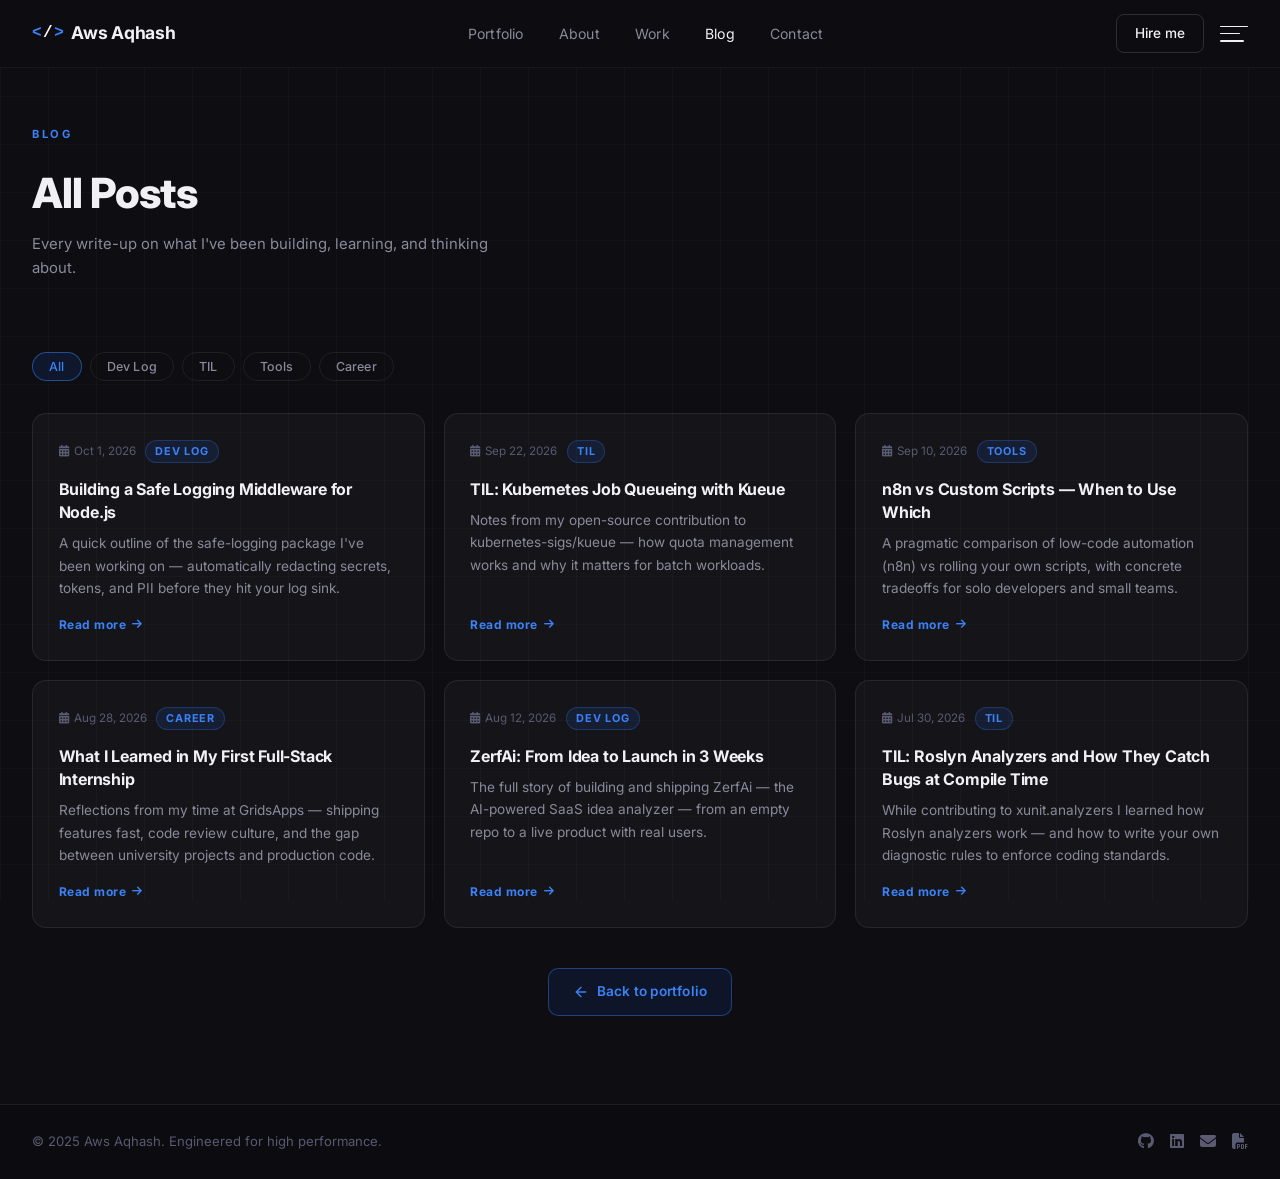
<file: blog.html>
<!DOCTYPE html>
<html lang="en">
<head>
    <meta charset="UTF-8">
    <meta name="viewport" content="width=device-width, initial-scale=1.0">
    <title>Blog — Aws Aqhash</title>
    <meta name="description" content="All posts by Aws Aqhash — write-ups on what I've been building, learning, and thinking about.">
    <link rel="preconnect" href="https://fonts.googleapis.com">
    <link rel="preconnect" href="https://fonts.gstatic.com" crossorigin>
    <link href="https://fonts.googleapis.com/css2?family=Inter:wght@300;400;500;600;700;800;900&display=swap" rel="stylesheet">
    <link href="https://cdnjs.cloudflare.com/ajax/libs/font-awesome/6.4.0/css/all.min.css" rel="stylesheet">
    <link href="./styles.css" rel="stylesheet">
</head>
<body>

    <!-- ===== NAVBAR ===== -->
    <nav id="navbar">
        <div class="container nav-container">
            <a href="./index.html#home" class="logo">
                <span class="logo-icon">&lt;<span class="slash">/</span>&gt;</span>
                <span class="logo-name">Aws Aqhash</span>
            </a>

            <ul class="nav-links" id="navLinks">
                <li><a href="./index.html#home" class="nav-link">Portfolio</a></li>
                <li><a href="./index.html#about" class="nav-link">About</a></li>
                <li><a href="./index.html#projects" class="nav-link">Work</a></li>
                <li><a href="./blog.html" class="nav-link active">Blog</a></li>
                <li><a href="./index.html#contact" class="nav-link">Contact</a></li>
            </ul>

            <div class="nav-right">
                <a href="./index.html#contact" class="btn-nav">Hire me</a>
                <div class="hamburger" id="hamburgerBtn" onclick="toggleMobileMenu()" aria-label="Menu">
                    <span></span>
                    <span></span>
                    <span></span>
                </div>
            </div>
        </div>
    </nav>

    <!-- Mobile drawer -->
    <div class="mobile-menu" id="mobileMenu">
        <a href="./index.html#home" onclick="closeMobileMenu()">Portfolio</a>
        <a href="./index.html#about" onclick="closeMobileMenu()">About</a>
        <a href="./index.html#projects" onclick="closeMobileMenu()">Work</a>
        <a href="./index.html#experience" onclick="closeMobileMenu()">Experience</a>
        <a href="./blog.html" onclick="closeMobileMenu()">Blog</a>
        <a href="./index.html#contact" onclick="closeMobileMenu()">Contact</a>
    </div>

    <!-- ===== BLOG HEADER ===== -->
    <header class="blog-page-hero">
        <div class="container">
            <div class="section-header">
                <span class="section-tag reveal">BLOG</span>
                <h1 class="reveal">All Posts</h1>
                <p class="reveal">Every write-up on what I've been building, learning, and thinking about.</p>
            </div>
        </div>
    </header>

    <!-- ===== BLOG LIST ===== -->
    <section class="blog-page-body">
        <div class="container">
            <!-- Filter pills are injected by blog.js from POST_FILTERS -->
            <div class="blog-filters" id="blogFilters"></div>

            <!-- All posts are rendered here by blog.js -->
            <div class="blog-grid" id="allPostsGrid"></div>

            <div class="blog-view-all">
                <a href="./index.html#blog" class="blog-view-all-btn">
                    <svg viewBox="0 0 24 24"><line x1="19" y1="12" x2="5" y2="12"/><polyline points="12 19 5 12 12 5"/></svg>
                    Back to portfolio
                </a>
            </div>
        </div>
    </section>

    <!-- Blog post modal -->
    <div class="blog-modal-overlay" id="blogOverlay" role="dialog" aria-modal="true" aria-labelledby="blogModalTitle">
        <div class="blog-modal" id="blogModal">
            <button class="blog-modal-close" id="blogModalClose" aria-label="Close">&times;</button>
            <div class="blog-modal-meta" id="blogModalMeta"></div>
            <h2 class="blog-modal-title" id="blogModalTitle"></h2>
            <div class="blog-modal-body" id="blogModalBody"></div>
        </div>
    </div>

    <!-- ===== FOOTER ===== -->
    <footer>
        <div class="container">
            <p>&copy; 2025 Aws Aqhash. Engineered for high performance.</p>
            <div class="footer-social">
                <a href="https://github.com/AwsAqh" target="_blank" title="GitHub"><i class="fab fa-github"></i></a>
                <a href="https://www.linkedin.com/in/awsaqhash" target="_blank" title="LinkedIn"><i class="fab fa-linkedin"></i></a>
                <a href="mailto:awsaqh@gmail.com" title="Email"><i class="fas fa-envelope"></i></a>
                <a href="./resume/Aws-Aqhash-CV.pdf" download title="Download CV"><i class="fas fa-file-pdf"></i></a>
            </div>
        </div>
    </footer>

    <script>
        // ===== Mobile Menu =====
        function toggleMobileMenu() {
            document.getElementById('mobileMenu').classList.toggle('open');
        }
        function closeMobileMenu() {
            document.getElementById('mobileMenu').classList.remove('open');
        }

        // ===== Nav scroll state =====
        var navbar = document.getElementById('navbar');
        window.addEventListener('scroll', function () {
            navbar.style.borderBottomColor = window.pageYOffset > 20
                ? 'rgba(255,255,255,0.08)'
                : 'rgba(255,255,255,0.05)';
        });

        // ===== Reveal on scroll =====
        function reveal() {
            document.querySelectorAll('.reveal').forEach(function (el) {
                if (el.getBoundingClientRect().top < window.innerHeight - 90) {
                    el.classList.add('active');
                }
            });
        }
        window.addEventListener('scroll', reveal);
        reveal();
    </script>

    <!-- Posts data + shared blog rendering (loads after reveal()) -->
    <script src="./posts.js"></script>
    <script src="./blog.js"></script>
</body>
</html>
</file>
<file: styles.css>
/* ===========================
   ROOT & RESET
   =========================== */
:root {
    --bg: #0d0d12;
    --bg-panel: #13131a;
    --panel-border: rgba(255,255,255,0.08);
    --text: #f0f0f5;
    --text-muted: #8a8a9a;
    --text-dim: #5a5a72;
    --blue: #2563eb;
    --blue-light: #3b82f6;
    --font: 'Inter', sans-serif;
    --font-accent: 'Caveat', cursive;
    --ease: cubic-bezier(0.4, 0, 0.2, 1);
}

*, *::before, *::after {
    margin: 0;
    padding: 0;
    box-sizing: border-box;
}

html {
    scroll-behavior: smooth;
    background: var(--bg);
}

body {
    background: var(--bg);
    color: var(--text);
    font-family: var(--font);
    line-height: 1.6;
    overflow-x: hidden;
}

/* Subtle grid overlay on the whole page */
body::before {
    content: '';
    position: fixed;
    inset: 0;
    background-image:
        linear-gradient(rgba(255,255,255,0.025) 1px, transparent 1px),
        linear-gradient(90deg, rgba(255,255,255,0.025) 1px, transparent 1px);
    background-size: 48px 48px;
    pointer-events: none;
    z-index: 0;
}

.container {
    max-width: 1280px;
    margin: 0 auto;
    padding: 0 2rem;
}

/* ===========================
   NAVIGATION
   =========================== */
nav {
    position: fixed;
    top: 0;
    left: 0;
    right: 0;
    height: 68px;
    z-index: 900;
    background: rgba(13, 13, 18, 0.88);
    backdrop-filter: blur(16px);
    border-bottom: 1px solid rgba(255,255,255,0.05);
    display: flex;
    align-items: center;
}

.nav-container {
    width: 100%;
    display: flex;
    justify-content: space-between;
    align-items: center;
}

.logo {
    display: flex;
    align-items: center;
    gap: 0.5rem;
    text-decoration: none;
    color: var(--text);
}

.logo-icon {
    display: flex;
    align-items: center;
    gap: 2px;
    color: var(--blue-light);
    font-weight: 700;
    font-size: 1rem;
    letter-spacing: -0.5px;
    font-family: monospace;
}

.logo-icon span { color: var(--blue-light); }
.logo-icon .slash { color: #fff; }

.logo-name {
    font-size: 1.1rem;
    font-weight: 700;
    color: var(--text);
    letter-spacing: -0.3px;
}

.nav-links {
    display: flex;
    gap: 2.2rem;
    list-style: none;
    align-items: center;
}

.nav-link {
    color: var(--text-muted);
    text-decoration: none;
    font-size: 0.88rem;
    font-weight: 400;
    transition: color 0.25s;
    letter-spacing: 0.2px;
}

.nav-link:hover, .nav-link.active {
    color: var(--text);
}

.nav-right {
    display: flex;
    align-items: center;
    gap: 1rem;
}

.btn-nav {
    background: transparent;
    color: var(--text);
    padding: 8px 18px;
    border-radius: 8px;
    text-decoration: none;
    font-size: 0.85rem;
    font-weight: 500;
    border: 1px solid rgba(255,255,255,0.14);
    transition: border-color 0.25s, background 0.25s;
}

.btn-nav:hover {
    border-color: rgba(255,255,255,0.3);
    background: rgba(255,255,255,0.05);
}

.hamburger {
    width: 28px;
    height: 20px;
    display: flex;
    flex-direction: column;
    justify-content: space-between;
    cursor: pointer;
    padding: 2px 0;
}

.hamburger span {
    display: block;
    height: 1.5px;
    background: var(--text);
    border-radius: 2px;
    transition: 0.3s;
}

.hamburger span:first-child { width: 100%; }
.hamburger span:nth-child(2) { width: 70%; }
.hamburger span:last-child { width: 85%; }

.hamburger:hover span { background: var(--blue-light); }

/* Mobile nav drawer */
.mobile-menu {
    display: none;
    position: fixed;
    top: 68px;
    left: 0;
    right: 0;
    background: rgba(13,13,18,0.98);
    backdrop-filter: blur(16px);
    border-bottom: 1px solid var(--panel-border);
    flex-direction: column;
    padding: 1.5rem 2rem;
    gap: 0.8rem;
    z-index: 899;
}

.mobile-menu.open { display: flex; }
.mobile-menu a {
    color: var(--text-muted);
    text-decoration: none;
    font-size: 1rem;
    padding: 0.5rem 0;
    border-bottom: 1px solid rgba(255,255,255,0.05);
    transition: color 0.2s;
}
.mobile-menu a:hover { color: var(--text); }

/* ===========================
   HERO — 3-Column Layout
   =========================== */
.hero {
    min-height: 100vh;
    display: grid;
    grid-template-columns: 1fr 1.15fr 0.85fr;
    position: relative;
    overflow: hidden;
    padding-top: 68px;
}

/* --- Sketch decorations --- */
.hero-sketches {
    position: absolute;
    inset: 0;
    pointer-events: none;
    z-index: 1;
    overflow: hidden;
}

/* Base sketch style */
.sk {
    position: absolute;
    fill: none;
    stroke-linecap: round;
    stroke-linejoin: round;
    opacity: 0.18;
}

/* Individual placements, sizes, colors & animations */
.sk-1  { width: 28px; top: 18%;  left: 8%;   stroke: #3b82f6; stroke-width: 1.5; animation: skFloat1 7s ease-in-out infinite; }
.sk-2  { width: 34px; top: 72%;  left: 6%;   stroke: #fff;    stroke-width: 1.2; animation: skFloat2 9s ease-in-out infinite; }
.sk-3  { width: 64px; top: 30%;  left: 38%;  stroke: #3b82f6; stroke-width: 1.5; animation: skFloat3 8s ease-in-out infinite; opacity: 0.14; }
.sk-4  { width: 26px; top: 55%;  left: 30%;  stroke: #fff;    stroke-width: 1.8; animation: skFloat1 6s ease-in-out infinite 1s; }
.sk-5  { width: 28px; top: 12%;  left: 55%;  stroke: #3b82f6; stroke-width: 1.3; animation: skFloat2 10s ease-in-out infinite 0.5s; opacity: 0.13; }
.sk-6  { width: 50px; top: 80%;  left: 48%;  stroke: #fff;    stroke-width: 1.5; fill: #fff; opacity: 0.12; animation: skFloat3 7.5s ease-in-out infinite 2s; }
.sk-7  { width: 30px; top: 22%;  left: 74%;  stroke: #3b82f6; stroke-width: 1.6; animation: skFloat1 8.5s ease-in-out infinite 1.5s; opacity: 0.15; }
.sk-8  { width: 42px; top: 65%;  left: 22%;  stroke: #fff;    stroke-width: 1.3; animation: skFloat2 11s ease-in-out infinite 0.8s; opacity: 0.13; }
.sk-9  { width: 56px; top: 85%;  left: 68%;  stroke: #3b82f6; stroke-width: 1.4; animation: skFloat3 9.5s ease-in-out infinite 3s; opacity: 0.12; }
.sk-10 { width: 26px; top: 45%;  left: 88%;  stroke: #fff;    stroke-width: 1.5; animation: skFloat1 7s ease-in-out infinite 2.5s; opacity: 0.14; }

@keyframes skFloat1 {
    0%, 100% { transform: translateY(0) rotate(0deg); }
    50%       { transform: translateY(-8px) rotate(8deg); }
}
@keyframes skFloat2 {
    0%, 100% { transform: translateY(0) rotate(0deg); }
    50%       { transform: translateY(6px) rotate(-6deg); }
}
@keyframes skFloat3 {
    0%, 100% { transform: translateY(0) rotate(0deg) scale(1); }
    50%       { transform: translateY(-5px) rotate(5deg) scale(1.08); }
}

/* --- Left Column --- */
.hero-left {
    display: flex;
    flex-direction: column;
    justify-content: center;
    padding: 4rem 2.5rem 4rem max(3rem, calc((100vw - 1280px) / 2 + 2rem));
    position: relative;
    z-index: 2;
}

.hero-line {
    width: 80px;
    height: 2.5px;
    background: #fff;
    margin-bottom: 2.2rem;
    border-radius: 2px;
}

.hero-left h1 {
    font-size: clamp(2rem, 3.5vw, 3.2rem);
    font-weight: 800;
    line-height: 1.12;
    letter-spacing: -1.5px;
    margin-bottom: 1.2rem;
    color: #fff;
}

.hero-left p {
    font-size: 0.92rem;
    color: var(--text-muted);
    line-height: 1.65;
    max-width: 320px;
    margin-bottom: 2.5rem;
}

.scroll-btn {
    width: 56px;
    height: 56px;
    background: var(--blue);
    border-radius: 50%;
    display: flex;
    align-items: center;
    justify-content: center;
    cursor: pointer;
    border: none;
    flex-shrink: 0;
    animation: scrollBounce 2s ease-in-out infinite;
    box-shadow: 0 0 24px rgba(37, 99, 235, 0.4);
    transition: background 0.25s, transform 0.25s;
    text-decoration: none;
}

.scroll-btn:hover {
    background: var(--blue-light);
    transform: scale(1.08);
}

.scroll-btn svg {
    width: 20px;
    height: 20px;
    stroke: #fff;
    stroke-width: 2.5;
    fill: none;
}

@keyframes scrollBounce {
    0%, 100% { transform: translateY(0); }
    50% { transform: translateY(6px); }
}

/* --- Center Column (Photo) --- */
.hero-image {
    display: flex;
    align-items: center;
    justify-content: center;
    padding: 2rem;
    position: relative;
    z-index: 2;
}

.hero-image img {
    width: 460px;
    height: 460px;
    object-fit: cover;
    object-position: center top;
    border-radius: 50%;
    border: 3px solid var(--blue-light);
    box-shadow:
        0 0 0 6px rgba(59,130,246,0.15),
        0 0 40px rgba(59,130,246,0.25),
        0 20px 60px rgba(0,0,0,0.5);
    display: block;
}

/* --- Right Column (Info Panel) --- */
.hero-right {
    border-left: 1px solid var(--panel-border);
    display: flex;
    flex-direction: column;
    justify-content: center;
    position: relative;
    z-index: 2;
    background: rgba(13,13,20,0.5);
}

.info-card {
    padding: 2.2rem 2rem;
    border-bottom: 1px solid var(--panel-border);
}

.info-card:last-child {
    border-bottom: none;
}

.info-card-title {
    font-size: 0.7rem;
    font-weight: 700;
    letter-spacing: 2px;
    text-transform: uppercase;
    color: var(--text);
    margin-bottom: 0.9rem;
}

.info-card p {
    font-size: 0.82rem;
    color: var(--text-muted);
    line-height: 1.65;
    margin-bottom: 1rem;
}

.info-link {
    display: inline-flex;
    align-items: center;
    gap: 6px;
    font-size: 0.75rem;
    font-weight: 700;
    letter-spacing: 1px;
    text-transform: uppercase;
    color: var(--text);
    text-decoration: none;
    border-bottom: 1.5px solid var(--text);
    padding-bottom: 1px;
    transition: color 0.2s, border-color 0.2s;
}

.info-link:hover {
    color: var(--blue-light);
    border-color: var(--blue-light);
}

.info-link svg {
    width: 12px;
    height: 12px;
    stroke: currentColor;
    stroke-width: 2.5;
    fill: none;
    transition: transform 0.2s;
}

.info-link:hover svg {
    transform: translateX(2px);
}

/* Follow Me icons */
.social-icons {
    display: flex;
    gap: 1rem;
    align-items: center;
    margin-top: 0.4rem;
}

.social-icons a {
    color: var(--text-muted);
    font-size: 1.1rem;
    text-decoration: none;
    transition: color 0.2s, transform 0.2s;
    display: flex;
    align-items: center;
}

.social-icons a:hover {
    color: #fff;
    transform: translateY(-2px);
}

/* ===========================
   BELOW-HERO SECTIONS
   =========================== */
#about, #projects, #experience, #contact {
    padding: 5.5rem 0;
    position: relative;
    z-index: 2;
}

/* Section headers */
.section-tag {
    display: inline-block;
    font-size: 0.7rem;
    font-weight: 700;
    letter-spacing: 2.5px;
    text-transform: uppercase;
    color: var(--blue-light);
    margin-bottom: 0.6rem;
}

h2 {
    font-size: clamp(1.8rem, 3vw, 2.4rem);
    font-weight: 800;
    letter-spacing: -0.8px;
    margin-bottom: 0.5rem;
    color: var(--text);
}

.section-subtitle {
    color: var(--text-muted);
    font-size: 0.95rem;
    margin-bottom: 2.5rem;
}

.section-subtitle-center {
    text-align: center;
    max-width: 480px;
    margin-left: auto;
    margin-right: auto;
    margin-bottom: 2.5rem;
}

/* About */
.about-grid {
    display: grid;
    grid-template-columns: 2fr 1fr;
    gap: 4rem;
    align-items: start;
}

.about-grid > div > p {
    color: var(--text-muted);
    margin-bottom: 1.1rem;
    font-size: 0.95rem;
    line-height: 1.7;
}

.about-stats {
    display: grid;
    grid-template-columns: repeat(4, 1fr);
    gap: 1rem;
    margin-top: 2.2rem;
}

.stat-card {
    background: rgba(255,255,255,0.03);
    padding: 1.4rem 1rem;
    border-radius: 12px;
    border: 1px solid var(--panel-border);
    text-align: center;
}

.stat-number {
    font-size: 1.7rem;
    font-weight: 900;
    color: var(--text);
    margin-bottom: 0.25rem;
    letter-spacing: -1px;
}

.stat-label {
    font-size: 0.75rem;
    color: var(--text-muted);
}

.tech-stack-title {
    font-size: 0.75rem;
    font-weight: 700;
    letter-spacing: 2px;
    text-transform: uppercase;
    color: var(--text-dim);
    margin-bottom: 1rem;
}

.tech-stack {
    display: flex;
    flex-wrap: wrap;
    gap: 0.5rem;
}

.tech-item {
    background: rgba(255,255,255,0.04);
    padding: 6px 14px;
    border-radius: 999px;
    font-size: 0.8rem;
    border: 1px solid var(--panel-border);
    color: var(--text-muted);
    transition: border-color 0.2s, color 0.2s;
}

.tech-item:hover {
    border-color: var(--blue-light);
    color: var(--blue-light);
}

/* Section header with divider */
.section-header {
    margin-bottom: 2.5rem;
}

.section-header h2 {
    margin: 0.4rem 0;
}

.section-header p {
    color: var(--text-muted);
    font-size: 0.93rem;
    max-width: 480px;
}

/* Projects */
.projects-grid {
    display: grid;
    grid-template-columns: repeat(auto-fit, minmax(280px, 1fr));
    gap: 1.2rem;
}

.project-card {
    background: rgba(255,255,255,0.03);
    border-radius: 14px;
    overflow: hidden;
    border: 1px solid var(--panel-border);
    transition: transform 0.25s var(--ease), border-color 0.25s, box-shadow 0.25s;
    cursor: pointer;
    display: block;
    text-decoration: none;
    color: inherit;
}

.project-card:hover {
    border-color: rgba(37, 99, 235, 0.4);
    transform: translateY(-4px);
    box-shadow: 0 16px 40px rgba(37, 99, 235, 0.12);
}

.project-img-container {
    height: 190px;
    background: rgba(255,255,255,0.03);
    overflow: hidden;
    border-bottom: 1px solid var(--panel-border);
}

.project-img-container img {
    width: 100%;
    height: 100%;
    object-fit: cover;
    transition: transform 0.4s var(--ease);
}

.project-card:hover .project-img-container img {
    transform: scale(1.04);
}

.project-info {
    padding: 1.4rem;
}

.project-info h3 {
    font-size: 1.05rem;
    font-weight: 700;
    margin-bottom: 0.35rem;
    color: var(--text);
}

.project-info p {
    color: var(--text-muted);
    font-size: 0.86rem;
    margin-bottom: 0.9rem;
    line-height: 1.6;
}

.project-tags {
    display: flex;
    gap: 0.4rem;
    flex-wrap: wrap;
}

.project-tags span {
    background: rgba(37, 99, 235, 0.1);
    padding: 3px 10px;
    border-radius: 6px;
    font-size: 0.73rem;
    color: var(--blue-light);
    border: 1px solid rgba(37, 99, 235, 0.2);
}

/* OSS Cards */
.oss-card {
    background: rgba(255,255,255,0.03);
    border-radius: 14px;
    padding: 1.5rem;
    border: 1px solid var(--panel-border);
    transition: transform 0.25s var(--ease), border-color 0.25s, box-shadow 0.25s;
    text-decoration: none;
    color: inherit;
    display: flex;
    flex-direction: column;
    height: 100%;
}

.oss-card:hover {
    border-color: rgba(37, 99, 235, 0.4);
    transform: translateY(-4px);
    box-shadow: 0 16px 40px rgba(37, 99, 235, 0.12);
}

.oss-header {
    display: flex;
    justify-content: space-between;
    align-items: center;
    margin-bottom: 0.8rem;
}

.oss-header i {
    color: var(--text-dim);
    font-size: 1.2rem;
    transition: color 0.2s;
}

.oss-card:hover .oss-header i {
    color: var(--blue-light);
}

.oss-info {
    display: flex;
    flex-direction: column;
    flex-grow: 1;
}

.oss-info h3 {
    font-size: 1.05rem;
    font-weight: 700;
    margin-bottom: 0.35rem;
    color: var(--text);
}

.oss-info p {
    color: var(--text-muted);
    font-size: 0.86rem;
    margin-bottom: 1.2rem;
    line-height: 1.6;
    flex-grow: 1;
}

.oss-meta {
    display: flex;
    gap: 1rem;
    font-size: 0.75rem;
    color: var(--text-muted);
}

.oss-meta span {
    display: flex;
    align-items: center;
    gap: 0.3rem;
    background: rgba(255,255,255,0.05);
    padding: 3px 8px;
    border-radius: 6px;
    border: 1px solid rgba(255,255,255,0.05);
}

.oss-meta span i {
    font-size: 0.8rem;
    color: var(--text-dim);
}

/* Experience */
.timeline {
    position: relative;
    padding-left: 2rem;
    border-left: 1px solid rgba(37, 99, 235, 0.25);
    margin-top: 2rem;
}

.timeline-item {
    position: relative;
    margin-bottom: 2.5rem;
}

.timeline-item::before {
    content: '';
    position: absolute;
    left: -2.35rem;
    top: 0.4rem;
    width: 9px;
    height: 9px;
    border-radius: 50%;
    background: var(--blue);
    box-shadow: 0 0 10px rgba(37, 99, 235, 0.6);
}

.date {
    font-size: 0.78rem;
    color: var(--text-dim);
    margin-bottom: 0.3rem;
    letter-spacing: 0.5px;
}

.company {
    font-size: 0.8rem;
    color: var(--blue-light);
    font-weight: 600;
    margin-bottom: 0.15rem;
}

.timeline-content h3 {
    font-size: 1rem;
    font-weight: 700;
    margin-bottom: 0.3rem;
    color: var(--text);
}

.timeline-content ul {
    margin-top: 0.5rem;
    margin-left: 1.2rem;
    color: var(--text-muted);
    font-size: 0.87rem;
    line-height: 1.7;
}

/* Contact */
#contact h2 { text-align: center; }

.contact-grid {
    display: grid;
    grid-template-columns: repeat(auto-fit, minmax(200px, 1fr));
    gap: 1rem;
    margin-top: 2rem;
}

.contact-card {
    background: rgba(255,255,255,0.03);
    border-radius: 14px;
    padding: 1.5rem;
    border: 1px solid var(--panel-border);
    transition: border-color 0.25s, box-shadow 0.25s;
}

.contact-card:hover {
    border-color: rgba(37, 99, 235, 0.4);
    box-shadow: 0 8px 24px rgba(37, 99, 235, 0.1);
}

.contact-icon {
    font-size: 1.2rem;
    color: var(--blue-light);
    margin-bottom: 0.7rem;
}

.contact-card h3 {
    font-size: 0.95rem;
    font-weight: 700;
    margin-bottom: 0.4rem;
    color: var(--text);
}

.contact-card a {
    color: var(--text-muted);
    text-decoration: none;
    font-size: 0.86rem;
    transition: color 0.2s;
}

.contact-card a:hover { color: var(--text); }

/* Footer */
footer {
    border-top: 1px solid var(--panel-border);
    padding: 1.5rem 0;
    background: rgba(10,10,16,0.6);
    position: relative;
    z-index: 2;
}

footer .container {
    display: flex;
    justify-content: space-between;
    align-items: center;
    gap: 1rem;
}

footer p {
    font-size: 0.82rem;
    color: var(--text-dim);
}

.footer-social {
    display: flex;
    gap: 1rem;
}

.footer-social a {
    color: var(--text-dim);
    font-size: 1rem;
    transition: color 0.2s;
}

.footer-social a:hover { color: var(--text); }

/* ===========================
   SCROLL REVEAL
   =========================== */
.reveal {
    opacity: 0;
    transform: translateY(20px);
    transition: opacity 0.6s var(--ease), transform 0.6s var(--ease);
}

.reveal.active {
    opacity: 1;
    transform: translateY(0);
}

/* ===========================
   BOT COMPANION (Claude-style)
   =========================== */
.bot-companion {
    position: fixed;
    z-index: 1000;
    display: flex;
    flex-direction: column;
    align-items: center;
    gap: 8px;
    pointer-events: all;
    /* smooth wandering via JS-set left/top + CSS transition */
    transition: left 1.4s cubic-bezier(0.4, 0, 0.2, 1), top 1.4s cubic-bezier(0.4, 0, 0.2, 1);
}

.bot-body {
    width: 52px;
    height: 52px;
    border-radius: 14px;
    cursor: pointer;
    position: relative;
    display: flex;
    align-items: center;
    justify-content: center;
    /* Orange-amber gradient like Claude icon */
    background: linear-gradient(135deg, #d97706 0%, #f59e0b 40%, #f97316 70%, #dc2626 100%);
    box-shadow:
        0 4px 20px rgba(217, 119, 6, 0.45),
        0 0 0 1px rgba(255,255,255,0.08) inset;
    transition: transform 0.3s var(--ease), box-shadow 0.3s;
    animation: botFloat 3.5s ease-in-out infinite;
}

.bot-body:hover {
    transform: scale(1.12) rotate(4deg) !important;
    box-shadow: 0 8px 32px rgba(217, 119, 6, 0.6), 0 0 0 1px rgba(255,255,255,0.12) inset;
}

@keyframes botFloat {
    0%, 100% { box-shadow: 0 4px 20px rgba(217,119,6,0.45), 0 0 0 1px rgba(255,255,255,0.08) inset; }
    50% { box-shadow: 0 8px 30px rgba(217,119,6,0.55), 0 0 0 1px rgba(255,255,255,0.1) inset; }
}

/* Claude-style abstract face SVG inside */
.bot-icon-svg {
    width: 32px;
    height: 32px;
    pointer-events: none;
    flex-shrink: 0;
}

/* Tooltip */
.bot-message {
    background: rgba(15,15,22,0.95);
    padding: 6px 12px;
    border-radius: 8px;
    font-size: 0.75rem;
    color: var(--text-muted);
    opacity: 0;
    transform: translateY(6px) scale(0.95);
    transition: opacity 0.25s, transform 0.25s;
    border: 1px solid var(--panel-border);
    white-space: nowrap;
    pointer-events: none;
    font-family: var(--font);
}

.bot-companion:hover .bot-message {
    opacity: 1;
    transform: translateY(0) scale(1);
}

/* ===========================
   ANIMATIONS & KEYFRAMES
   =========================== */
@keyframes meshFloat {
    0%, 100% { transform: translate(0,0) scale(1); }
    50%  { transform: translate(20px,-20px) scale(1.05); }
}

/* ===========================
   RESPONSIVE
   =========================== */
@media (max-width: 1100px) {
    .hero {
        grid-template-columns: 1fr 1fr;
        grid-template-rows: auto auto;
    }
    .hero-left { grid-column: 1; grid-row: 1; }
    .hero-image { grid-column: 1 / -1; grid-row: 2; min-height: 50vh; order: -1; }
    .hero-right { grid-column: 2; grid-row: 1; border-left: 1px solid var(--panel-border); }
    .about-grid { grid-template-columns: 1fr; gap: 2rem; }
    .about-stats { grid-template-columns: repeat(2, 1fr); }
}

@media (max-width: 768px) {
    .hero {
        grid-template-columns: 1fr;
        grid-template-rows: auto;
        padding-top: 68px;
    }
    .hero-left { padding: 3rem 1.5rem 2rem; order: 2; }
    .hero-image { min-height: 55vw; order: 1; }
    .hero-right { border-left: none; border-top: 1px solid var(--panel-border); order: 3; }
    .hero-left h1 { font-size: 2rem; }
    .nav-links { display: none; }
    .btn-nav { display: none; }
    .about-stats { grid-template-columns: repeat(2, 1fr); }
    footer .container { flex-direction: column; text-align: center; }
}

/* ===========================
   BLOG SECTION
   =========================== */
#blog {
    padding: 5.5rem 0;
    position: relative;
    z-index: 2;
}

/* Filter pills */
.blog-filters {
    display: flex;
    gap: 0.5rem;
    flex-wrap: wrap;
    margin-bottom: 2rem;
}

.blog-filter {
    background: transparent;
    border: 1px solid var(--panel-border);
    color: var(--text-muted);
    padding: 6px 16px;
    border-radius: 999px;
    font-size: 0.78rem;
    font-weight: 500;
    font-family: var(--font);
    cursor: pointer;
    transition: border-color 0.2s, color 0.2s, background 0.2s;
    letter-spacing: 0.2px;
}

.blog-filter:hover {
    border-color: rgba(59,130,246,0.5);
    color: var(--text);
}

.blog-filter.active {
    background: rgba(37,99,235,0.12);
    border-color: rgba(59,130,246,0.5);
    color: var(--blue-light);
}

/* Blog grid */
.blog-grid {
    display: grid;
    grid-template-columns: repeat(auto-fill, minmax(300px, 1fr));
    gap: 1.2rem;
}

/* Blog card */
.blog-card {
    background: rgba(255,255,255,0.03);
    border: 1px solid var(--panel-border);
    border-radius: 14px;
    cursor: pointer;
    transition: transform 0.25s var(--ease), border-color 0.25s, box-shadow 0.25s;
    outline: none;
}

.blog-card:hover,
.blog-card:focus-visible {
    border-color: rgba(37,99,235,0.4);
    transform: translateY(-4px);
    box-shadow: 0 16px 40px rgba(37,99,235,0.12);
}

.blog-card-inner {
    padding: 1.6rem;
    display: flex;
    flex-direction: column;
    height: 100%;
}

/* Date + tag row */
.blog-meta {
    display: flex;
    align-items: center;
    gap: 0.6rem;
    margin-bottom: 0.9rem;
    flex-wrap: wrap;
}

.blog-date {
    font-size: 0.73rem;
    color: var(--text-dim);
    display: flex;
    align-items: center;
    gap: 5px;
}

.blog-date i { color: var(--text-dim); }

.blog-tag-pill {
    font-size: 0.68rem;
    font-weight: 700;
    letter-spacing: 0.8px;
    text-transform: uppercase;
    padding: 2px 9px;
    border-radius: 999px;
    background: rgba(37,99,235,0.12);
    color: var(--blue-light);
    border: 1px solid rgba(59,130,246,0.25);
}

/* Card title */
.blog-card-inner h3 {
    font-size: 1rem;
    font-weight: 700;
    color: var(--text);
    margin-bottom: 0.5rem;
    line-height: 1.45;
    letter-spacing: -0.2px;
}

/* Card excerpt */
.blog-card-inner p {
    font-size: 0.85rem;
    color: var(--text-muted);
    line-height: 1.65;
    flex-grow: 1;
    margin-bottom: 1rem;
}

/* Read more indicator */
.blog-read-more {
    font-size: 0.75rem;
    font-weight: 700;
    letter-spacing: 0.5px;
    color: var(--blue-light);
    display: flex;
    align-items: center;
    gap: 6px;
    transition: gap 0.2s;
}

.blog-card:hover .blog-read-more {
    gap: 10px;
}

.blog-read-more i {
    font-size: 0.7rem;
    transition: transform 0.2s;
}

.blog-card:hover .blog-read-more i {
    transform: translateX(2px);
}

/* ===========================
   BLOG MODAL
   =========================== */
.blog-modal-overlay {
    position: fixed;
    inset: 0;
    z-index: 1100;
    background: rgba(5,5,10,0.7);
    backdrop-filter: blur(10px);
    -webkit-backdrop-filter: blur(10px);
    display: flex;
    align-items: center;
    justify-content: center;
    padding: 1.5rem;
    opacity: 0;
    pointer-events: none;
    transition: opacity 0.3s var(--ease);
}

.blog-modal-overlay.open {
    opacity: 1;
    pointer-events: all;
}

.blog-modal {
    background: var(--bg-panel);
    border: 1px solid rgba(255,255,255,0.1);
    border-radius: 18px;
    width: 100%;
    max-width: 680px;
    max-height: 82vh;
    overflow-y: auto;
    padding: 2.5rem;
    position: relative;
    box-shadow: 0 32px 80px rgba(0,0,0,0.6), 0 0 0 1px rgba(255,255,255,0.05) inset;
    transform: translateY(20px) scale(0.97);
    transition: transform 0.35s var(--ease);
    scrollbar-width: thin;
    scrollbar-color: rgba(255,255,255,0.1) transparent;
}

.blog-modal-overlay.open .blog-modal {
    transform: translateY(0) scale(1);
}

/* Close button */
.blog-modal-close {
    position: absolute;
    top: 1.2rem;
    right: 1.4rem;
    background: rgba(255,255,255,0.06);
    border: 1px solid var(--panel-border);
    color: var(--text-muted);
    width: 34px;
    height: 34px;
    border-radius: 8px;
    cursor: pointer;
    font-size: 1.2rem;
    display: flex;
    align-items: center;
    justify-content: center;
    transition: background 0.2s, color 0.2s;
    font-family: var(--font);
    line-height: 1;
}

.blog-modal-close:hover {
    background: rgba(255,255,255,0.1);
    color: var(--text);
}

/* Modal meta */
.blog-modal-meta {
    display: flex;
    align-items: center;
    gap: 0.6rem;
    margin-bottom: 1rem;
}

/* Modal title */
.blog-modal-title {
    font-size: clamp(1.25rem, 2.5vw, 1.65rem);
    font-weight: 800;
    color: var(--text);
    letter-spacing: -0.5px;
    line-height: 1.3;
    margin-bottom: 1.5rem;
}

/* Modal body rich text */
.blog-modal-body {
    color: var(--text-muted);
    font-size: 0.93rem;
    line-height: 1.75;
}

.blog-modal-body p { margin-bottom: 1rem; }
.blog-modal-body h4 {
    font-size: 0.9rem;
    font-weight: 700;
    color: var(--text);
    margin: 1.4rem 0 0.5rem;
    letter-spacing: -0.2px;
}

.blog-modal-body ul {
    margin: 0.4rem 0 1rem 1.2rem;
}

.blog-modal-body ul li {
    margin-bottom: 0.35rem;
}

.blog-modal-body code {
    background: rgba(59,130,246,0.1);
    color: var(--blue-light);
    padding: 1px 6px;
    border-radius: 4px;
    font-size: 0.85em;
    font-family: monospace;
}

.blog-modal-body strong {
    color: var(--text);
    font-weight: 600;
}

/* Post links */
.blog-modal-body .blog-links {
    margin-top: 1.6rem;
    padding-top: 1.3rem;
    border-top: 1px solid var(--panel-border);
}

.blog-modal-body .blog-links h4 {
    margin: 0 0 0.75rem;
}

.blog-links-list {
    display: flex;
    flex-wrap: wrap;
    gap: 0.6rem;
}

.blog-link {
    display: inline-flex;
    align-items: center;
    gap: 0.5rem;
    padding: 8px 14px;
    border-radius: 8px;
    border: 1px solid rgba(59,130,246,0.35);
    background: rgba(37,99,235,0.1);
    color: var(--blue-light);
    font-size: 0.8rem;
    font-weight: 600;
    text-decoration: none;
    transition: background 0.2s, border-color 0.2s, transform 0.2s;
}

.blog-link:hover {
    background: rgba(37,99,235,0.18);
    border-color: rgba(59,130,246,0.6);
    transform: translateY(-1px);
}

.blog-link i { font-size: 0.85rem; }

/* Responsive blog */
@media (max-width: 768px) {
    .blog-grid {
        grid-template-columns: 1fr;
    }
    .blog-modal {
        padding: 1.8rem 1.4rem;
        max-height: 90vh;
    }
}


/* ===========================
   BLOG VIEW-ALL CTA
   =========================== */
.blog-view-all {
    display: flex;
    justify-content: center;
    margin-top: 2.5rem;
}

.blog-view-all-btn {
    display: inline-flex;
    align-items: center;
    gap: 0.5rem;
    padding: 12px 24px;
    border-radius: 10px;
    border: 1px solid rgba(59,130,246,0.4);
    background: rgba(37,99,235,0.1);
    color: var(--blue-light);
    font-size: 0.85rem;
    font-weight: 600;
    letter-spacing: 0.2px;
    text-decoration: none;
    transition: background 0.25s, border-color 0.25s, gap 0.25s;
}

.blog-view-all-btn:hover {
    background: rgba(37,99,235,0.18);
    border-color: rgba(59,130,246,0.6);
    gap: 0.75rem;
}

.blog-view-all-btn svg {
    width: 16px;
    height: 16px;
    stroke: currentColor;
    stroke-width: 2;
    stroke-linecap: round;
    stroke-linejoin: round;
    fill: none;
}

/* ===========================
   BLOG PAGE (blog.html)
   =========================== */
.blog-page-hero {
    padding: 7.5rem 0 0.5rem;
    position: relative;
    z-index: 2;
}

.blog-page-hero h1 {
    font-size: clamp(1.9rem, 3.4vw, 2.6rem);
    font-weight: 800;
    letter-spacing: -0.8px;
    margin: 0.4rem 0;
    color: var(--text);
}

.blog-page-body {
    padding: 1.5rem 0 5.5rem;
    position: relative;
    z-index: 2;
}

@media (max-width: 768px) {
    .blog-page-hero { padding-top: 6.5rem; }
}
</file>
